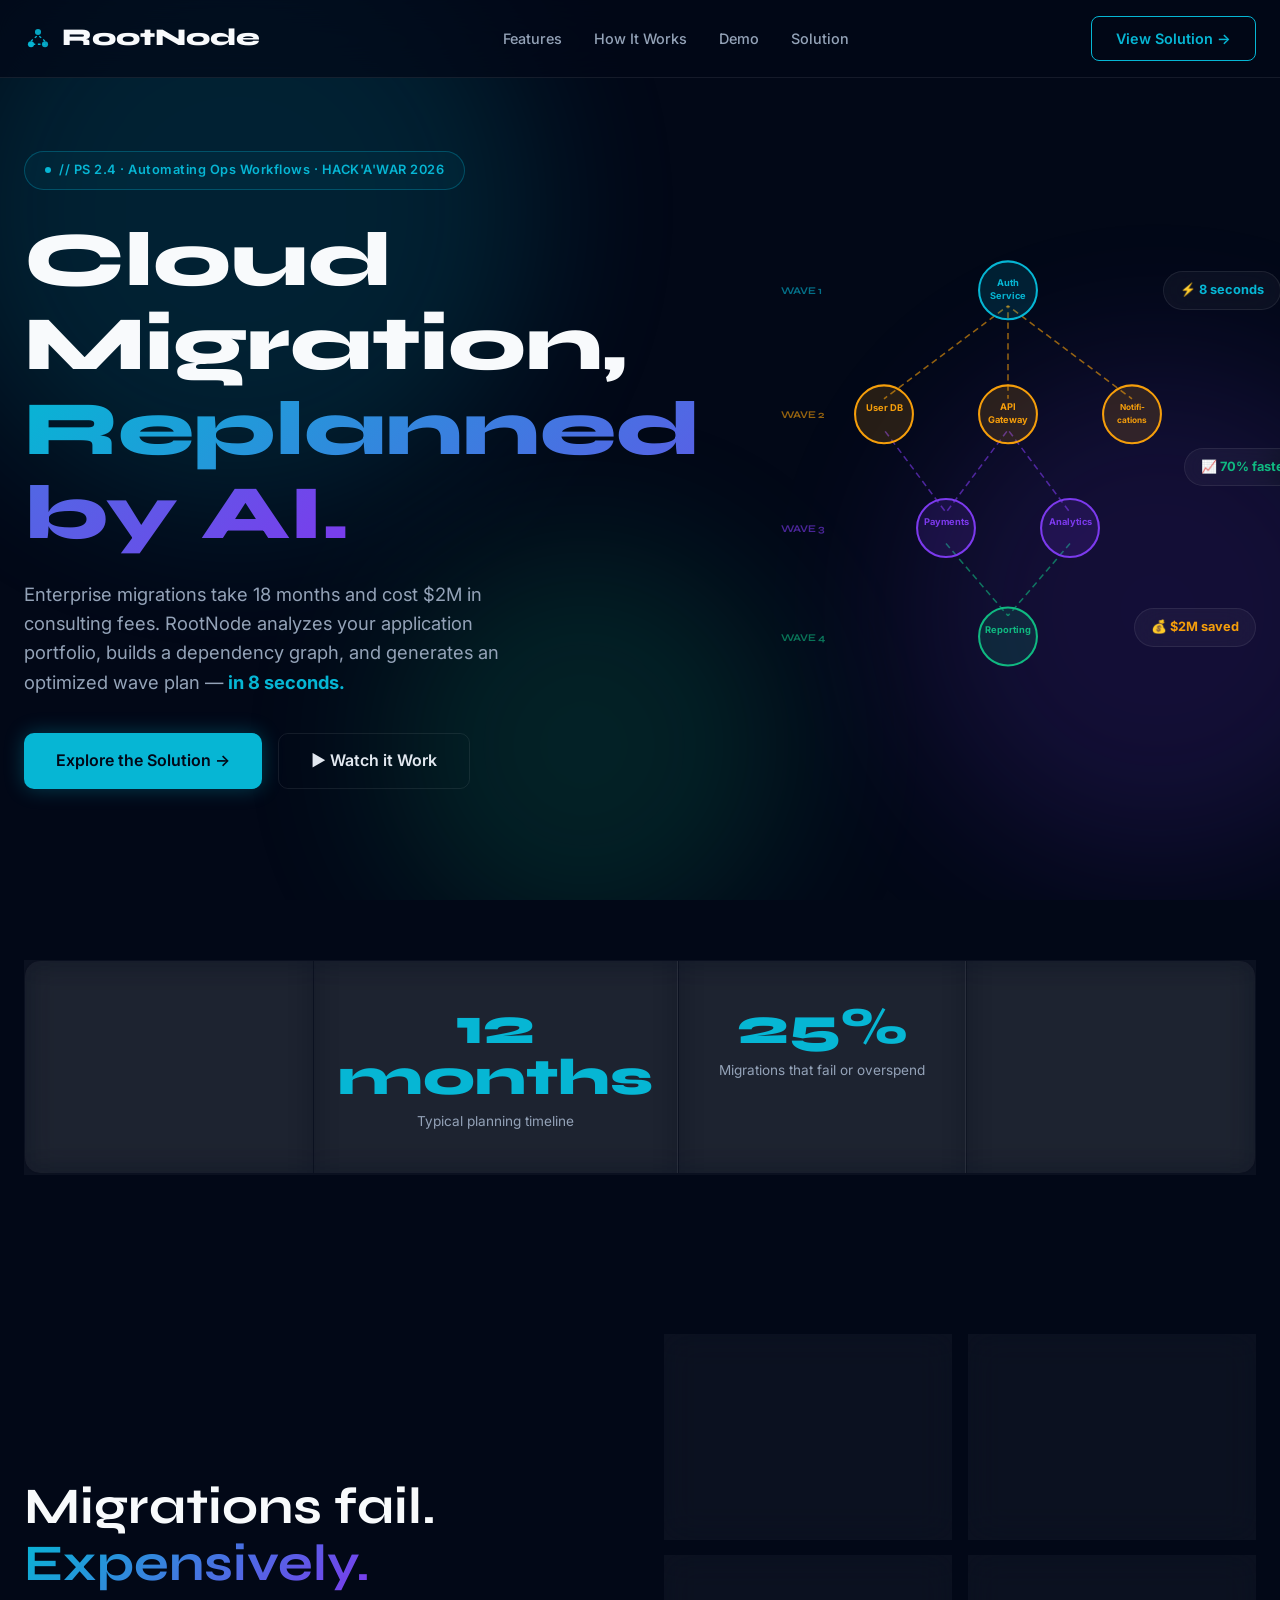
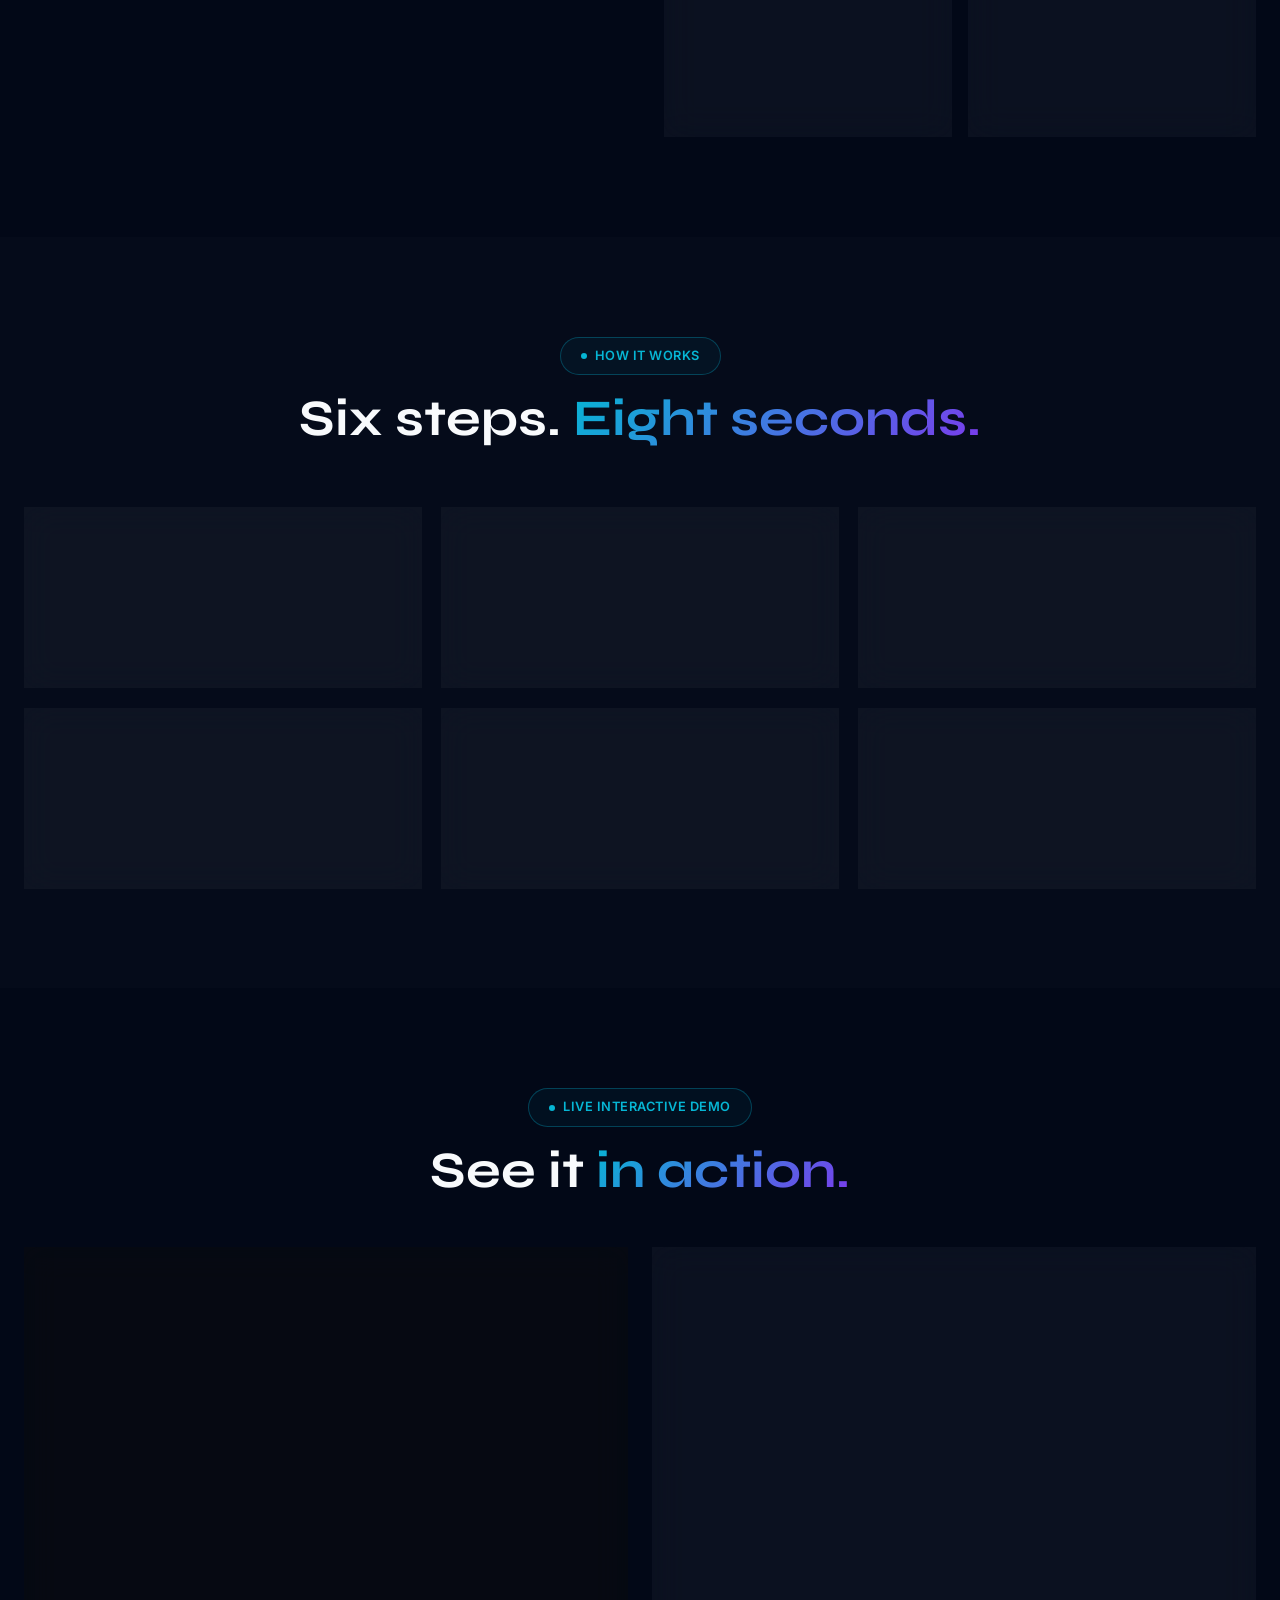
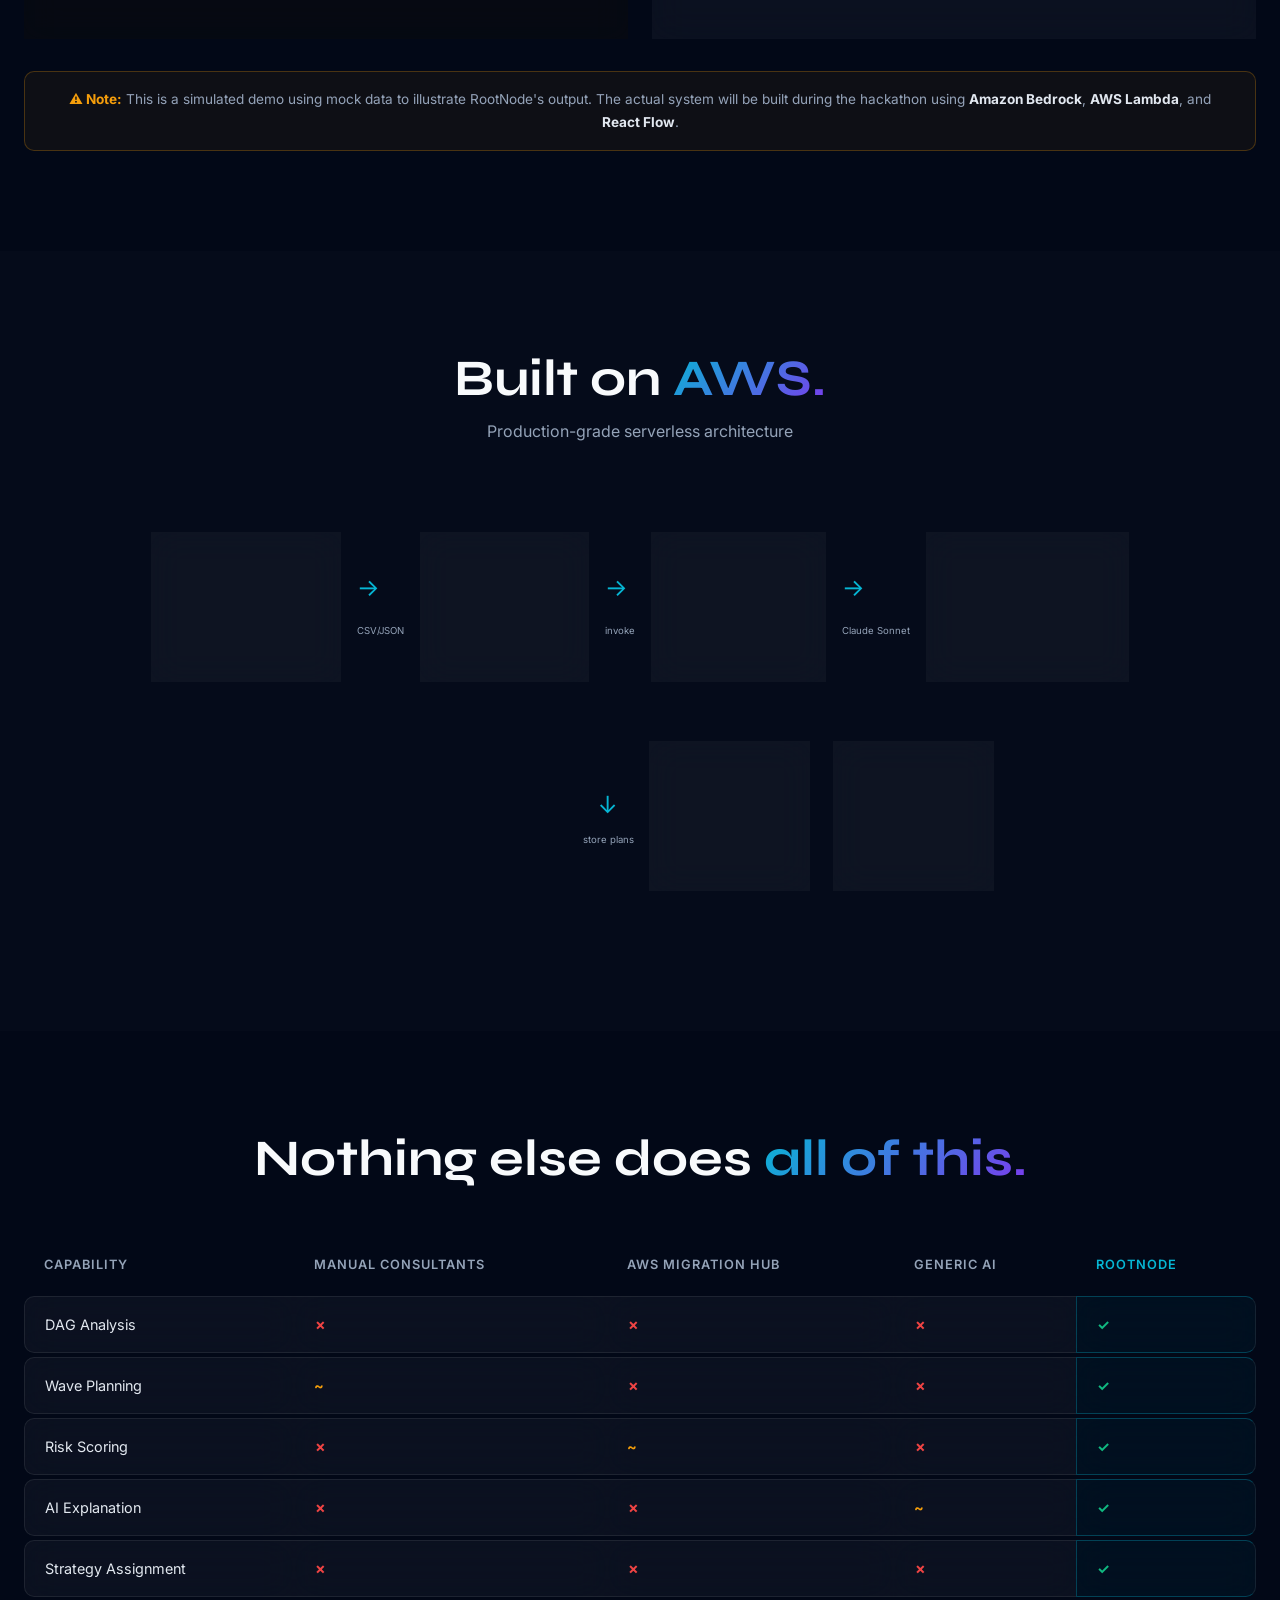
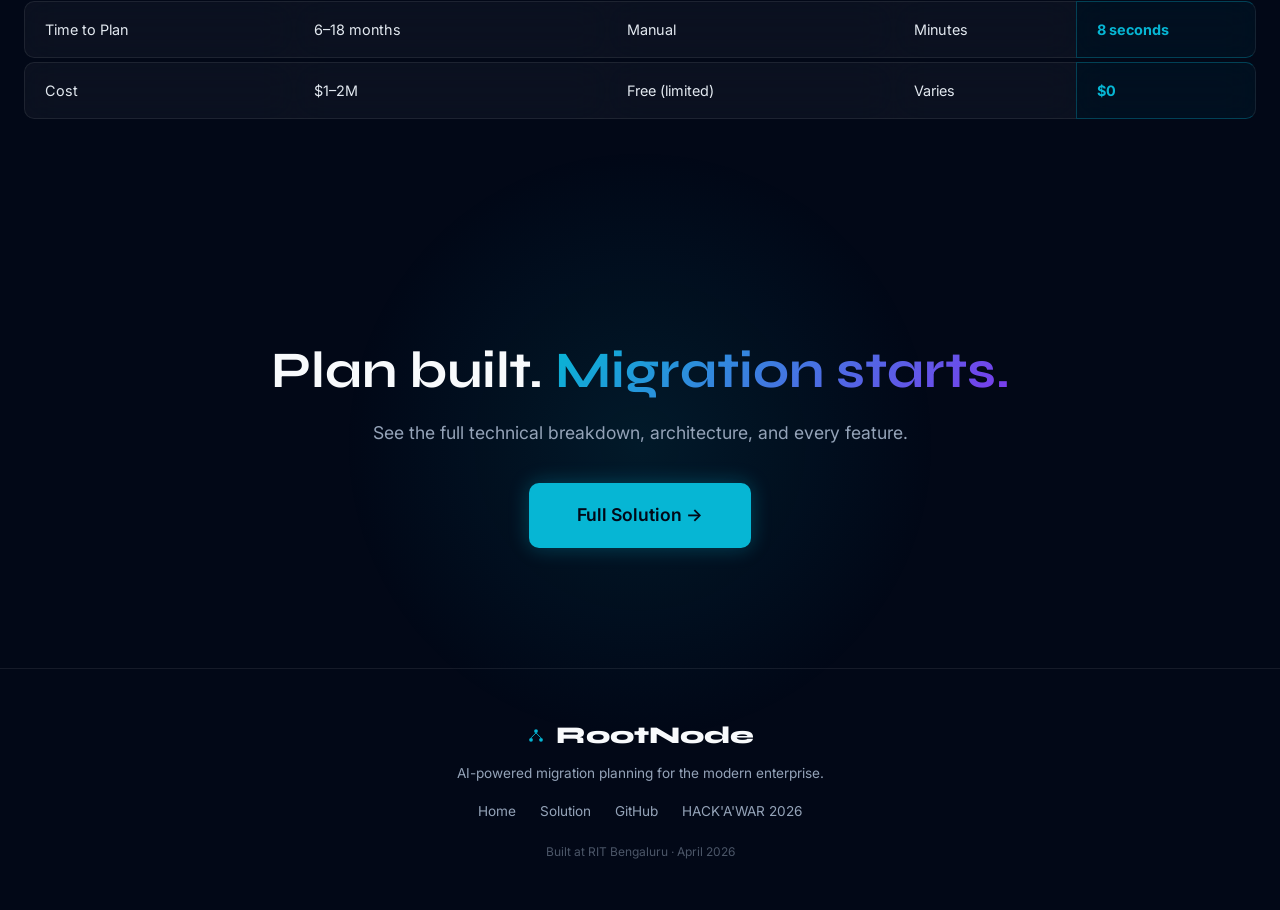
<file: index.html>
<!DOCTYPE html>
<html lang="en">
<head>
<meta charset="UTF-8">
<meta name="viewport" content="width=device-width, initial-scale=1.0">
<title>RootNode — AI-Powered Cloud Migration Wave Planner</title>
<meta name="description" content="Enterprise migrations take 18 months and cost $2M. RootNode analyzes your portfolio, builds a dependency graph, and generates an optimized wave plan in 8 seconds.">
<link rel="stylesheet" href="styles.css">
<link rel="icon" type="image/svg+xml" href="data:image/svg+xml,<svg xmlns='http://www.w3.org/2000/svg' viewBox='0 0 32 32'><circle cx='16' cy='16' r='14' fill='%23020817' stroke='%2306b6d4' stroke-width='2'/><circle cx='16' cy='10' r='3' fill='%2306b6d4'/><circle cx='10' cy='20' r='3' fill='%2306b6d4'/><circle cx='22' cy='20' r='3' fill='%2306b6d4'/><line x1='16' y1='13' x2='10' y2='17' stroke='%2306b6d4' stroke-width='1.5'/><line x1='16' y1='13' x2='22' y2='17' stroke='%2306b6d4' stroke-width='1.5'/><line x1='10' y1='20' x2='22' y2='20' stroke='%2306b6d4' stroke-width='1.5'/></svg>">
</head>
<body>

<!-- Animated Background Mesh -->
<div class="bg-mesh">
  <div class="orb"></div>
  <div class="orb"></div>
  <div class="orb"></div>
</div>

<!-- Navigation -->
<nav class="nav" id="navbar">
  <div class="nav-inner">
    <a href="index.html" class="nav-logo">
      <svg width="28" height="28" viewBox="0 0 32 32" fill="none">
        <circle cx="16" cy="8" r="3.5" fill="#06b6d4" style="animation:node-glow 3s ease infinite"><animate attributeName="opacity" values="0.7;1;0.7" dur="3s" repeatCount="indefinite"/></circle>
        <circle cx="8" cy="22" r="3.5" fill="#06b6d4" style="animation:node-glow 3s ease infinite 0.5s"><animate attributeName="opacity" values="0.7;1;0.7" dur="3s" begin="0.5s" repeatCount="indefinite"/></circle>
        <circle cx="24" cy="22" r="3.5" fill="#06b6d4" style="animation:node-glow 3s ease infinite 1s"><animate attributeName="opacity" values="0.7;1;0.7" dur="3s" begin="1s" repeatCount="indefinite"/></circle>
        <line x1="16" y1="11.5" x2="8" y2="18.5" stroke="#06b6d4" stroke-width="1.5" stroke-dasharray="3 3"><animate attributeName="stroke-dashoffset" values="0;-6" dur="1.5s" repeatCount="indefinite"/></line>
        <line x1="16" y1="11.5" x2="24" y2="18.5" stroke="#06b6d4" stroke-width="1.5" stroke-dasharray="3 3"><animate attributeName="stroke-dashoffset" values="0;-6" dur="1.5s" repeatCount="indefinite"/></line>
        <line x1="8" y1="22" x2="24" y2="22" stroke="#06b6d4" stroke-width="1.5" stroke-dasharray="3 3"><animate attributeName="stroke-dashoffset" values="0;-6" dur="1.5s" repeatCount="indefinite"/></line>
      </svg>
      RootNode
    </a>
    <ul class="nav-links" id="nav-links">
      <li><a href="#features" onclick="document.getElementById('nav-links').classList.remove('show')">Features</a></li>
      <li><a href="#how-it-works" onclick="document.getElementById('nav-links').classList.remove('show')">How It Works</a></li>
      <li><a href="#demo" onclick="document.getElementById('nav-links').classList.remove('show')">Demo</a></li>
      <li><a href="solution.html">Solution</a></li>
    </ul>
    <a href="solution.html" class="nav-cta">View Solution →</a>
    <button class="hamburger" onclick="document.getElementById('nav-links').classList.toggle('show')" aria-label="Menu">☰</button>
  </div>
</nav>

<!-- Hero Section -->
<section class="section" style="padding-top:140px;min-height:100vh;display:flex;align-items:center">
  <div class="container">
    <div class="grid-2" style="gap:60px">
      <div>
        <div class="badge fade-in">// PS 2.4 · Automating Ops Workflows · HACK'A'WAR 2026</div>
        <h1 class="fade-in stagger-1" style="margin:28px 0 24px">Cloud Migration,<br><span class="text-gradient">Replanned by AI.</span></h1>
        <p class="fade-in stagger-2" style="font-size:1.15rem;color:var(--text-dim);max-width:520px;margin-bottom:36px">Enterprise migrations take 18 months and cost $2M in consulting fees. RootNode analyzes your application portfolio, builds a dependency graph, and generates an optimized wave plan — <strong style="color:var(--cyan)">in 8 seconds.</strong></p>
        <div class="fade-in stagger-3" style="display:flex;gap:16px;flex-wrap:wrap">
          <a href="solution.html" class="btn btn-primary">Explore the Solution →</a>
          <a href="#demo" class="btn btn-ghost">▶ Watch it Work</a>
        </div>
      </div>
      <div class="hero-dag fade-in stagger-2" style="position:relative">
        <svg viewBox="0 0 480 420" fill="none" xmlns="http://www.w3.org/2000/svg" style="width:100%;height:auto">
          <!-- Edges with animated dashes -->
          <g stroke-width="1.5" stroke-dasharray="6 4" style="animation:dash-travel 1.5s linear infinite">
            <line x1="240" y1="55" x2="120" y2="145" stroke="#f59e0b" opacity="0.6"><animate attributeName="stroke-dashoffset" values="0;-20" dur="1.5s" repeatCount="indefinite"/></line>
            <line x1="240" y1="55" x2="240" y2="145" stroke="#f59e0b" opacity="0.6"><animate attributeName="stroke-dashoffset" values="0;-20" dur="1.5s" repeatCount="indefinite"/></line>
            <line x1="240" y1="55" x2="360" y2="145" stroke="#f59e0b" opacity="0.6"><animate attributeName="stroke-dashoffset" values="0;-20" dur="1.5s" repeatCount="indefinite"/></line>
            <line x1="120" y1="175" x2="180" y2="255" stroke="#7c3aed" opacity="0.6"><animate attributeName="stroke-dashoffset" values="0;-20" dur="1.8s" repeatCount="indefinite"/></line>
            <line x1="240" y1="175" x2="180" y2="255" stroke="#7c3aed" opacity="0.6"><animate attributeName="stroke-dashoffset" values="0;-20" dur="1.8s" repeatCount="indefinite"/></line>
            <line x1="240" y1="175" x2="300" y2="255" stroke="#7c3aed" opacity="0.6"><animate attributeName="stroke-dashoffset" values="0;-20" dur="1.8s" repeatCount="indefinite"/></line>
            <line x1="300" y1="285" x2="240" y2="355" stroke="#10b981" opacity="0.6"><animate attributeName="stroke-dashoffset" values="0;-20" dur="2s" repeatCount="indefinite"/></line>
            <line x1="180" y1="285" x2="240" y2="355" stroke="#10b981" opacity="0.6"><animate attributeName="stroke-dashoffset" values="0;-20" dur="2s" repeatCount="indefinite"/></line>
          </g>
          <!-- Wave 1 - Cyan -->
          <g style="animation:node-glow 3s ease infinite" color="#06b6d4">
            <circle cx="240" cy="40" r="28" fill="rgba(6,182,212,0.15)" stroke="#06b6d4" stroke-width="2"/>
            <text x="240" y="36" text-anchor="middle" fill="#06b6d4" font-size="9" font-weight="700" font-family="Inter">Auth</text>
            <text x="240" y="48" text-anchor="middle" fill="#06b6d4" font-size="9" font-weight="700" font-family="Inter">Service</text>
          </g>
          <!-- Wave 2 - Amber -->
          <g style="animation:node-glow 3s ease infinite 0.3s" color="#f59e0b">
            <circle cx="120" cy="160" r="28" fill="rgba(245,158,11,0.15)" stroke="#f59e0b" stroke-width="2"/>
            <text x="120" y="157" text-anchor="middle" fill="#f59e0b" font-size="9" font-weight="700" font-family="Inter">User DB</text>
            <text x="120" y="169" text-anchor="middle" fill="#f59e0b" font-size="8" font-family="Inter"></text>
          </g>
          <g style="animation:node-glow 3s ease infinite 0.5s" color="#f59e0b">
            <circle cx="240" cy="160" r="28" fill="rgba(245,158,11,0.15)" stroke="#f59e0b" stroke-width="2"/>
            <text x="240" y="156" text-anchor="middle" fill="#f59e0b" font-size="9" font-weight="700" font-family="Inter">API</text>
            <text x="240" y="168" text-anchor="middle" fill="#f59e0b" font-size="9" font-weight="700" font-family="Inter">Gateway</text>
          </g>
          <g style="animation:node-glow 3s ease infinite 0.7s" color="#f59e0b">
            <circle cx="360" cy="160" r="28" fill="rgba(245,158,11,0.15)" stroke="#f59e0b" stroke-width="2"/>
            <text x="360" y="156" text-anchor="middle" fill="#f59e0b" font-size="8" font-weight="700" font-family="Inter">Notifi-</text>
            <text x="360" y="168" text-anchor="middle" fill="#f59e0b" font-size="8" font-weight="700" font-family="Inter">cations</text>
          </g>
          <!-- Wave 3 - Violet -->
          <g style="animation:node-glow 3s ease infinite 0.9s" color="#7c3aed">
            <circle cx="180" cy="270" r="28" fill="rgba(124,58,237,0.15)" stroke="#7c3aed" stroke-width="2"/>
            <text x="180" y="267" text-anchor="middle" fill="#7c3aed" font-size="9" font-weight="700" font-family="Inter">Payments</text>
            <text x="180" y="279" text-anchor="middle" fill="#7c3aed" font-size="8" font-family="Inter"></text>
          </g>
          <g style="animation:node-glow 3s ease infinite 1.1s" color="#7c3aed">
            <circle cx="300" cy="270" r="28" fill="rgba(124,58,237,0.15)" stroke="#7c3aed" stroke-width="2"/>
            <text x="300" y="267" text-anchor="middle" fill="#7c3aed" font-size="9" font-weight="700" font-family="Inter">Analytics</text>
            <text x="300" y="279" text-anchor="middle" fill="#7c3aed" font-size="8" font-family="Inter"></text>
          </g>
          <!-- Wave 4 - Green -->
          <g style="animation:node-glow 3s ease infinite 1.3s" color="#10b981">
            <circle cx="240" cy="375" r="28" fill="rgba(16,185,129,0.15)" stroke="#10b981" stroke-width="2"/>
            <text x="240" y="372" text-anchor="middle" fill="#10b981" font-size="9" font-weight="700" font-family="Inter">Reporting</text>
            <text x="240" y="384" text-anchor="middle" fill="#10b981" font-size="8" font-family="Inter"></text>
          </g>
          <!-- Wave labels -->
          <text x="20" y="44" fill="#06b6d4" font-size="10" font-weight="700" font-family="Syne" opacity="0.6">WAVE 1</text>
          <text x="20" y="164" fill="#f59e0b" font-size="10" font-weight="700" font-family="Syne" opacity="0.6">WAVE 2</text>
          <text x="20" y="274" fill="#7c3aed" font-size="10" font-weight="700" font-family="Syne" opacity="0.6">WAVE 3</text>
          <text x="20" y="379" fill="#10b981" font-size="10" font-weight="700" font-family="Syne" opacity="0.6">WAVE 4</text>
        </svg>
        <!-- Floating stat pills -->
        <div class="float-pill glass" style="top:5%;right:-5%;color:var(--cyan);animation-delay:0s">⚡ 8 seconds</div>
        <div class="float-pill glass" style="top:45%;right:-10%;color:var(--green);animation-delay:1s">📈 70% faster</div>
        <div class="float-pill glass" style="bottom:10%;right:0%;color:var(--amber);animation-delay:2s">💰 $2M saved</div>
      </div>
    </div>
  </div>
</section>

<!-- Stats Bar -->
<section class="section-sm" id="features">
  <div class="container">
    <div class="stats-bar glass fade-in">
      <div class="stat-item"><div class="stat-number" data-target="2" data-prefix="$" data-suffix="M+">$0</div><div class="stat-label">Average migration consulting cost</div></div>
      <div class="stat-item"><div class="stat-number" data-target="18" data-suffix=" months">0</div><div class="stat-label">Typical planning timeline</div></div>
      <div class="stat-item"><div class="stat-number" data-target="38" data-suffix="%">0</div><div class="stat-label">Migrations that fail or overspend</div></div>
      <div class="stat-item"><div class="stat-number" data-target="8" data-suffix=" sec">0</div><div class="stat-label">RootNode plan generation time</div></div>
    </div>
  </div>
</section>

<!-- Problem Section -->
<section class="section">
  <div class="container">
    <div class="grid-2">
      <div class="fade-in">
        <h2>Migrations fail.<br><span class="text-gradient">Expensively.</span></h2>
      </div>
      <div class="grid-2" style="gap:16px">
        <div class="glass problem-card fade-in stagger-1">
          <div class="icon">🕸️</div>
          <h4>Dependency chaos</h4>
          <p>Manual tracking of 500+ app dependencies across teams and spreadsheets.</p>
        </div>
        <div class="glass problem-card fade-in stagger-2">
          <div class="icon">🎯</div>
          <h4>No optimization</h4>
          <p>Human planners miss risk balancing and optimal wave groupings.</p>
        </div>
        <div class="glass problem-card fade-in stagger-3">
          <div class="icon">⏱️</div>
          <h4>Weeks of work</h4>
          <p>Consultants charge $2M for spreadsheets and Gantt charts.</p>
        </div>
        <div class="glass problem-card fade-in stagger-4">
          <div class="icon">🔍</div>
          <h4>Zero explainability</h4>
          <p>No tool tells you WHY it made decisions or ranked risks.</p>
        </div>
      </div>
    </div>
  </div>
</section>

<!-- How It Works -->
<section class="section" id="how-it-works" style="background:rgba(255,255,255,0.01)">
  <div class="container">
    <div class="fade-in" style="text-align:center;margin-bottom:60px">
      <div class="badge" style="margin-bottom:16px">HOW IT WORKS</div>
      <h2>Six steps. <span class="text-gradient">Eight seconds.</span></h2>
    </div>
    <div class="pipeline">
      <div class="glass step-card fade-in"><div class="step-num">01</div><div class="step-icon">📤</div><h4>Upload Portfolio</h4><p>CSV or paste structured application data with dependencies.</p></div>
      <div class="glass step-card fade-in stagger-1"><div class="step-num">02</div><div class="step-icon">🔗</div><h4>Build Dependency DAG</h4><p>networkx directed acyclic graph maps all relationships.</p></div>
      <div class="glass step-card fade-in stagger-2"><div class="step-num">03</div><div class="step-icon">📊</div><h4>Generate Waves</h4><p>Topological sort respects all dependency constraints.</p></div>
      <div class="glass step-card fade-in stagger-3"><div class="step-num">04</div><div class="step-icon">⚠️</div><h4>Score Risk</h4><p>4 factors: criticality, data size, dep count, complexity.</p></div>
      <div class="glass step-card fade-in stagger-4"><div class="step-num">05</div><div class="step-icon">🔄</div><h4>Assign Strategy</h4><p>Rehost / Replatform / Refactor assigned automatically.</p></div>
      <div class="glass step-card fade-in"><div class="step-num">06</div><div class="step-icon">🤖</div><h4>AI Explanation</h4><p>Amazon Bedrock explains every decision in plain English.</p></div>
    </div>
  </div>
</section>

<!-- Live Demo -->
<section class="section" id="demo">
  <div class="container">
    <div class="fade-in" style="text-align:center;margin-bottom:48px">
      <div class="badge" style="margin-bottom:16px">LIVE INTERACTIVE DEMO</div>
      <h2>See it <span class="text-gradient">in action.</span></h2>
    </div>
    <div class="demo-container fade-in">
      <!-- Input Panel -->
      <div class="glass demo-panel">
        <div class="demo-header"><div class="dots"><span class="dot" style="background:var(--red)"></span><span class="dot" style="background:var(--amber)"></span><span class="dot" style="background:var(--green)"></span></div>INPUT — Application Portfolio</div>
        <div class="demo-body">
          <textarea class="code-editor" id="portfolio-input" rows="9" spellcheck="false">Auth Service    | Deps: None           | Priority: High | Complexity: Low
User DB         | Deps: Auth Service   | Priority: High | Complexity: Medium
API Gateway     | Deps: Auth Service   | Priority: High | Complexity: Medium
Payments        | Deps: User DB, API   | Priority: High | Complexity: High
Analytics       | Deps: API Gateway    | Priority: Med  | Complexity: Medium
Notifications   | Deps: Auth Service   | Priority: Med  | Complexity: Low
Reporting       | Deps: Analytics, Pay | Priority: Low  | Complexity: Low</textarea>
          <button class="analyze-btn" id="analyze-btn" onclick="runAnalysis()">⚡ Analyze Portfolio</button>
        </div>
      </div>
      <!-- Output Panel -->
      <div class="glass demo-panel">
        <div class="demo-header"><div class="dots"><span class="dot" style="background:var(--red)"></span><span class="dot" style="background:var(--amber)"></span><span class="dot" style="background:var(--green)"></span></div>OUTPUT — Migration Wave Plan</div>
        <div class="demo-body" id="output-panel">
          <div style="text-align:center;padding:60px 20px;color:var(--text-dim)">
            <div style="font-size:3rem;margin-bottom:16px;opacity:0.3">⚡</div>
            <p>Click <strong>Analyze Portfolio</strong> to generate a migration wave plan.</p>
          </div>
        </div>
      </div>
    </div>
    <!-- Visualization Tabs -->
    <div class="tabs" id="viz-tabs" style="display:none">
      <button class="tab-btn active" onclick="switchTab(0)">📊 Dependency Graph</button>
      <button class="tab-btn" onclick="switchTab(1)">📅 Wave Timeline</button>
      <button class="tab-btn" onclick="switchTab(2)">🔥 Risk Heatmap</button>
    </div>
    <div id="viz-content" style="display:none"></div>
    <div class="demo-disclaimer fade-in" style="margin-top:32px;text-align:center;padding:16px 24px;border-radius:10px;border:1px solid rgba(245,158,11,0.25);background:rgba(245,158,11,0.05)">
      <p style="font-size:0.85rem;color:var(--text-dim);line-height:1.7">
        <span style="color:var(--amber);font-weight:700">⚠️ Note:</span> This is a simulated demo using mock data to illustrate RootNode's output. The actual system will be built during the hackathon using <strong style="color:var(--text)">Amazon Bedrock</strong>, <strong style="color:var(--text)">AWS Lambda</strong>, and <strong style="color:var(--text)">React Flow</strong>.
      </p>
    </div>
  </div>
</section>

<!-- AWS Architecture -->
<section class="section" style="background:rgba(255,255,255,0.01)">
  <div class="container">
    <div class="fade-in" style="text-align:center;margin-bottom:48px">
      <h2>Built on <span class="text-gradient">AWS.</span></h2>
      <p class="text-dim" style="margin-top:12px">Production-grade serverless architecture</p>
    </div>
    <div class="fade-in" style="overflow-x:auto">
      <div class="arch-diagram">
        <div class="glass arch-box"><div class="arch-icon">⚛️</div><h4>React Frontend</h4><p>Interactive UI</p></div>
        <div class="arch-arrow">→<br><span style="font-size:0.6rem;color:var(--text-dim)">CSV/JSON</span></div>
        <div class="glass arch-box"><div class="arch-icon">🌐</div><h4>API Gateway</h4><p>REST endpoint</p></div>
        <div class="arch-arrow">→<br><span style="font-size:0.6rem;color:var(--text-dim)">invoke</span></div>
        <div class="glass arch-box" style="border-color:var(--cyan)"><div class="arch-icon">λ</div><h4>AWS Lambda</h4><p>Core pipeline</p></div>
        <div class="arch-arrow">→<br><span style="font-size:0.6rem;color:var(--text-dim)">Claude Sonnet</span></div>
        <div class="glass arch-box" style="border-color:var(--violet)"><div class="arch-icon">🧠</div><h4>Amazon Bedrock</h4><p>AI explanations</p></div>
      </div>
      <div class="arch-diagram" style="margin-top:-20px">
        <div style="width:280px"></div>
        <div style="display:flex;flex-direction:column;align-items:center;gap:8px">
          <div class="arch-arrow" style="transform:rotate(90deg)">→</div>
          <span style="font-size:0.6rem;color:var(--text-dim)">store plans</span>
        </div>
        <div style="display:flex;gap:24px">
          <div class="glass arch-box"><div class="arch-icon">📦</div><h4>Amazon S3</h4><p>Plan storage</p></div>
          <div class="glass arch-box"><div class="arch-icon">🗄️</div><h4>DynamoDB</h4><p>History</p></div>
        </div>
      </div>
    </div>
  </div>
</section>

<!-- Comparison Table -->
<section class="section">
  <div class="container">
    <div class="fade-in" style="text-align:center;margin-bottom:48px">
      <h2>Nothing else does <span class="text-gradient">all of this.</span></h2>
    </div>
    <div class="fade-in" style="overflow-x:auto">
      <table class="comparison-table">
        <thead><tr>
          <th>Capability</th><th>Manual Consultants</th><th>AWS Migration Hub</th><th>Generic AI</th><th style="color:var(--cyan)">RootNode</th>
        </tr></thead>
        <tbody>
          <tr><td>DAG Analysis</td><td class="cross">✗</td><td class="cross">✗</td><td class="cross">✗</td><td class="highlight check">✓</td></tr>
          <tr><td>Wave Planning</td><td class="check" style="color:var(--amber)">~</td><td class="cross">✗</td><td class="cross">✗</td><td class="highlight check">✓</td></tr>
          <tr><td>Risk Scoring</td><td class="cross">✗</td><td class="check" style="color:var(--amber)">~</td><td class="cross">✗</td><td class="highlight check">✓</td></tr>
          <tr><td>AI Explanation</td><td class="cross">✗</td><td class="cross">✗</td><td class="check" style="color:var(--amber)">~</td><td class="highlight check">✓</td></tr>
          <tr><td>Strategy Assignment</td><td class="cross">✗</td><td class="cross">✗</td><td class="cross">✗</td><td class="highlight check">✓</td></tr>
          <tr><td>Time to Plan</td><td>6–18 months</td><td>Manual</td><td>Minutes</td><td class="highlight" style="color:var(--cyan);font-weight:700">8 seconds</td></tr>
          <tr><td>Cost</td><td>$1–2M</td><td>Free (limited)</td><td>Varies</td><td class="highlight" style="color:var(--cyan);font-weight:700">$0</td></tr>
        </tbody>
      </table>
    </div>
  </div>
</section>

<!-- CTA -->
<section class="cta-section">
  <div class="cta-glow"></div>
  <div class="container" style="position:relative;z-index:1">
    <h2 class="fade-in">Plan built. <span class="text-gradient">Migration starts.</span></h2>
    <p class="text-dim fade-in stagger-1" style="margin:20px 0 36px;font-size:1.1rem">See the full technical breakdown, architecture, and every feature.</p>
    <a href="solution.html" class="btn btn-primary fade-in stagger-2" style="font-size:1.1rem;padding:18px 48px">Full Solution →</a>
  </div>
</section>

<!-- Footer -->
<footer class="footer">
  <div class="container">
    <a href="index.html" class="nav-logo" style="justify-content:center;margin-bottom:8px">
      <svg width="20" height="20" viewBox="0 0 32 32"><circle cx="16" cy="8" r="3" fill="#06b6d4"/><circle cx="8" cy="22" r="3" fill="#06b6d4"/><circle cx="24" cy="22" r="3" fill="#06b6d4"/><line x1="16" y1="11" x2="8" y2="19" stroke="#06b6d4" stroke-width="1.5"/><line x1="16" y1="11" x2="24" y2="19" stroke="#06b6d4" stroke-width="1.5"/></svg>
      RootNode
    </a>
    <p style="margin-bottom:16px">AI-powered migration planning for the modern enterprise.</p>
    <div class="footer-links">
      <a href="index.html">Home</a>
      <a href="solution.html">Solution</a>
      <a href="https://github.com/VenkateshReddy007/Rootnode-Demo">GitHub</a>
      <a href="https://hackathon.ecellramaiah.in/">HACK'A'WAR 2026</a>
    </div>
    <p style="margin-top:20px;font-size:0.75rem;opacity:0.5">Built at RIT Bengaluru · April 2026</p>
  </div>
</footer>

<script>
// Scroll fade-in observer
const observer = new IntersectionObserver((entries) => {
  entries.forEach(e => { if(e.isIntersecting) { e.target.classList.add('visible'); observer.unobserve(e.target); } });
}, { threshold: 0.1 });
document.querySelectorAll('.fade-in').forEach(el => observer.observe(el));

// Counter animation
function animateCounters() {
  document.querySelectorAll('.stat-number').forEach(el => {
    const target = parseFloat(el.dataset.target);
    const prefix = el.dataset.prefix || '';
    const suffix = el.dataset.suffix || '';
    let current = 0;
    const increment = target / 60;
    const timer = setInterval(() => {
      current += increment;
      if (current >= target) { current = target; clearInterval(timer); }
      el.textContent = prefix + (Number.isInteger(target) ? Math.floor(current) : current.toFixed(1)) + suffix;
    }, 25);
  });
}

const statsObserver = new IntersectionObserver((entries) => {
  entries.forEach(e => { if(e.isIntersecting) { animateCounters(); statsObserver.unobserve(e.target); } });
}, { threshold: 0.3 });
document.querySelector('.stats-bar')&&statsObserver.observe(document.querySelector('.stats-bar'));

// Demo data
const apps = [
  { name:'Auth Service', deps:[], priority:'High', complexity:'Low', wave:1, risk:'LOW', strategy:'Rehost', days:2 },
  { name:'User DB', deps:['Auth Service'], priority:'High', complexity:'Medium', wave:2, risk:'MED', strategy:'Replatform', days:3 },
  { name:'API Gateway', deps:['Auth Service'], priority:'High', complexity:'Medium', wave:2, risk:'MED', strategy:'Replatform', days:3 },
  { name:'Notifications', deps:['Auth Service'], priority:'Med', complexity:'Low', wave:2, risk:'LOW', strategy:'Rehost', days:2 },
  { name:'Payments', deps:['User DB','API Gateway'], priority:'High', complexity:'High', wave:3, risk:'HIGH', strategy:'Refactor', days:5 },
  { name:'Analytics', deps:['API Gateway'], priority:'Med', complexity:'Medium', wave:3, risk:'MED', strategy:'Replatform', days:4 },
  { name:'Reporting', deps:['Analytics','Payments'], priority:'Low', complexity:'Low', wave:4, risk:'LOW', strategy:'Rehost', days:2 },
];

const waveColors = { 1:'#06b6d4', 2:'#f59e0b', 3:'#7c3aed', 4:'#10b981' };
const waveNames = { 1:'Wave 1', 2:'Wave 2', 3:'Wave 3', 4:'Wave 4' };

function runAnalysis() {
  const btn = document.getElementById('analyze-btn');
  const output = document.getElementById('output-panel');
  btn.disabled = true;
  btn.textContent = '⏳ Analyzing...';

  const messages = ['Building dependency DAG...', 'Scoring risk factors...', 'Generating wave plan...', 'AI generating explanations...'];
  let msgIdx = 0;
  output.innerHTML = '<div style="text-align:center;padding:40px"><div class="spinner"></div><p id="loading-msg" style="margin-top:16px;color:var(--cyan);font-weight:600">' + messages[0] + '</p></div>';
  const msgTimer = setInterval(() => { msgIdx++; if(msgIdx<messages.length) document.getElementById('loading-msg').textContent=messages[msgIdx]; }, 500);

  setTimeout(() => {
    clearInterval(msgTimer);
    btn.disabled = false;
    btn.textContent = '⚡ Analyze Portfolio';

    let html = '';
    [1,2,3,4].forEach(w => {
      const wApps = apps.filter(a => a.wave === w);
      html += `<div class="wave-card w${w}" style="animation:fadeSlideIn 0.4s ease ${w*0.15}s both">
        <div style="display:flex;justify-content:space-between;align-items:center;margin-bottom:8px">
          <span style="font-weight:700;color:${waveColors[w]}">${waveNames[w]}</span>
        </div>`;
      wApps.forEach(a => {
        const rc = a.risk==='HIGH'?'risk-high':a.risk==='MED'?'risk-med':'risk-low';
        html += `<div style="display:flex;align-items:center;gap:8px;padding:4px 0;font-size:0.85rem">
          <span style="color:var(--text-bright)">${a.name}</span>
          <span class="risk-badge ${rc}">${a.risk}</span>
          <span class="strategy-badge" style="background:rgba(124,58,237,0.15);color:var(--violet)">${a.strategy}</span>
        </div>`;
      });
      html += '</div>';
    });
    html += `<div class="insight-box">⚠️ <strong>Payments</strong> is HIGH risk — it depends on both Wave 2 apps. A dedicated rollback window is required before Wave 3 begins. Refactor strategy recommended due to high complexity.</div>`;
    output.innerHTML = html;

    // Show viz tabs
    document.getElementById('viz-tabs').style.display = 'flex';
    document.getElementById('viz-content').style.display = 'block';
    switchTab(0);
  }, 2000);
}

function switchTab(idx) {
  document.querySelectorAll('.tab-btn').forEach((b,i) => b.classList.toggle('active', i===idx));
  const container = document.getElementById('viz-content');
  if(idx===0) renderGraph(container);
  else if(idx===1) renderGantt(container);
  else renderHeatmap(container);
}

function renderGraph(el) {
  const positions = {
    'Auth Service':{x:300,y:40},'User DB':{x:150,y:150},'API Gateway':{x:300,y:150},
    'Notifications':{x:450,y:150},'Payments':{x:200,y:260},'Analytics':{x:400,y:260},'Reporting':{x:300,y:370}
  };
  let svg = '<svg viewBox="0 0 600 420" style="width:100%;height:auto;max-height:450px" xmlns="http://www.w3.org/2000/svg">';
  // draw edges
  apps.forEach(a => {
    const to = positions[a.name];
    a.deps.forEach(d => {
      const from = positions[d];
      if(from&&to) svg += `<line x1="${from.x}" y1="${from.y+20}" x2="${to.x}" y2="${to.y-20}" stroke="rgba(255,255,255,0.15)" stroke-width="1.5" stroke-dasharray="5 4"><animate attributeName="stroke-dashoffset" values="0;-18" dur="1.5s" repeatCount="indefinite"/></line>`;
    });
  });
  // draw nodes
  apps.forEach(a => {
    const p = positions[a.name]; const c = waveColors[a.wave];
    svg += `<circle cx="${p.x}" cy="${p.y}" r="24" fill="rgba(${hexToRgb(c)},0.15)" stroke="${c}" stroke-width="2" style="animation:node-glow 3s ease infinite"/>`;
    svg += `<text x="${p.x}" y="${p.y+4}" text-anchor="middle" fill="${c}" font-size="9" font-weight="700" font-family="Inter">${a.name.length>10?a.name.slice(0,10)+'…':a.name}</text>`;
  });
  svg += '</svg>';
  el.innerHTML = `<div class="glass fade-in visible" style="padding:32px;margin-top:20px">${svg}
    <div style="display:flex;gap:24px;justify-content:center;margin-top:20px">
      ${Object.entries(waveColors).map(([w,c])=>`<span style="display:flex;align-items:center;gap:6px;font-size:0.8rem"><span style="width:10px;height:10px;border-radius:50%;background:${c}"></span>Wave ${w}</span>`).join('')}
    </div></div>`;
}

function renderGantt(el) {
  const totalDays = 21;
  let html = '<div class="glass fade-in visible" style="padding:32px;margin-top:20px"><h3 style="margin-bottom:24px;font-size:1.1rem">Wave Timeline — 18 days total</h3>';
  // day markers
  html += '<div style="display:flex;margin-bottom:8px;padding-left:140px"><div style="flex:1;display:flex;justify-content:space-between;font-size:0.65rem;color:var(--text-dim)">';
  for(let d=0;d<=18;d+=3) html += `<span>Day ${d}</span>`;
  html += '</div></div>';
  // compute start days
  const starts = {'Auth Service':0,'User DB':2,'API Gateway':2,'Notifications':2,'Payments':5,'Analytics':5,'Reporting':9};
  apps.forEach(a => {
    const start = starts[a.name]; const width = (a.days/totalDays*100);
    const left = (start/totalDays*100);
    const c = waveColors[a.wave];
    html += `<div class="gantt-row"><div class="gantt-label">${a.name}</div>
      <div class="gantt-track"><div class="gantt-bar" style="left:${left}%;width:${width}%;background:${c};box-shadow:0 0 12px ${c}44" title="${a.name}: ${a.strategy}, ${a.risk} risk, Day ${start}–${start+a.days}">${a.days}d</div></div></div>`;
  });
  html += '</div>';
  el.innerHTML = html;
}

function renderHeatmap(el) {
  const data = [
    {name:'Auth Service',crit:'High',data:'Low',deps:0,comp:'Low',overall:'LOW'},
    {name:'User DB',crit:'High',data:'High',deps:1,comp:'Medium',overall:'MED'},
    {name:'API Gateway',crit:'High',data:'Low',deps:1,comp:'Medium',overall:'MED'},
    {name:'Notifications',crit:'Medium',data:'Low',deps:1,comp:'Low',overall:'LOW'},
    {name:'Payments',crit:'High',data:'High',deps:2,comp:'High',overall:'HIGH'},
    {name:'Analytics',crit:'Medium',data:'Medium',deps:1,comp:'Medium',overall:'MED'},
    {name:'Reporting',crit:'Low',data:'Low',deps:2,comp:'Low',overall:'LOW'},
  ];
  const hc = v => v==='High'||v>=2?'heat-high':v==='Medium'||v===1?'heat-med':'heat-low';
  let html = '<div class="glass fade-in visible" style="padding:32px;margin-top:20px;overflow-x:auto"><table class="heatmap-grid"><thead><tr><th>Application</th><th>Criticality</th><th>Data Size</th><th>Dependencies</th><th>Complexity</th><th>Overall Risk</th></tr></thead><tbody>';
  data.forEach(d => {
    html += `<tr><td style="font-weight:600;color:var(--text-bright)">${d.name}</td>
      <td class="${hc(d.crit)}">${d.crit}</td><td class="${hc(d.data)}">${d.data}</td>
      <td class="${hc(d.deps)}">${d.deps}</td><td class="${hc(d.comp)}">${d.comp}</td>
      <td class="${hc(d.overall==='HIGH'?'High':d.overall==='MED'?'Medium':'Low')}" style="font-weight:700">${d.overall}</td></tr>`;
  });
  html += '</tbody></table></div>';
  el.innerHTML = html;
}

function hexToRgb(hex) {
  const r = parseInt(hex.slice(1,3),16), g = parseInt(hex.slice(3,5),16), b = parseInt(hex.slice(5,7),16);
  return `${r},${g},${b}`;
}

// Add fadeSlideIn animation
const style = document.createElement('style');
style.textContent = '@keyframes fadeSlideIn{from{opacity:0;transform:translateY(15px)}to{opacity:1;transform:translateY(0)}}';
document.head.appendChild(style);
</script>
</body>
</html>
</file>
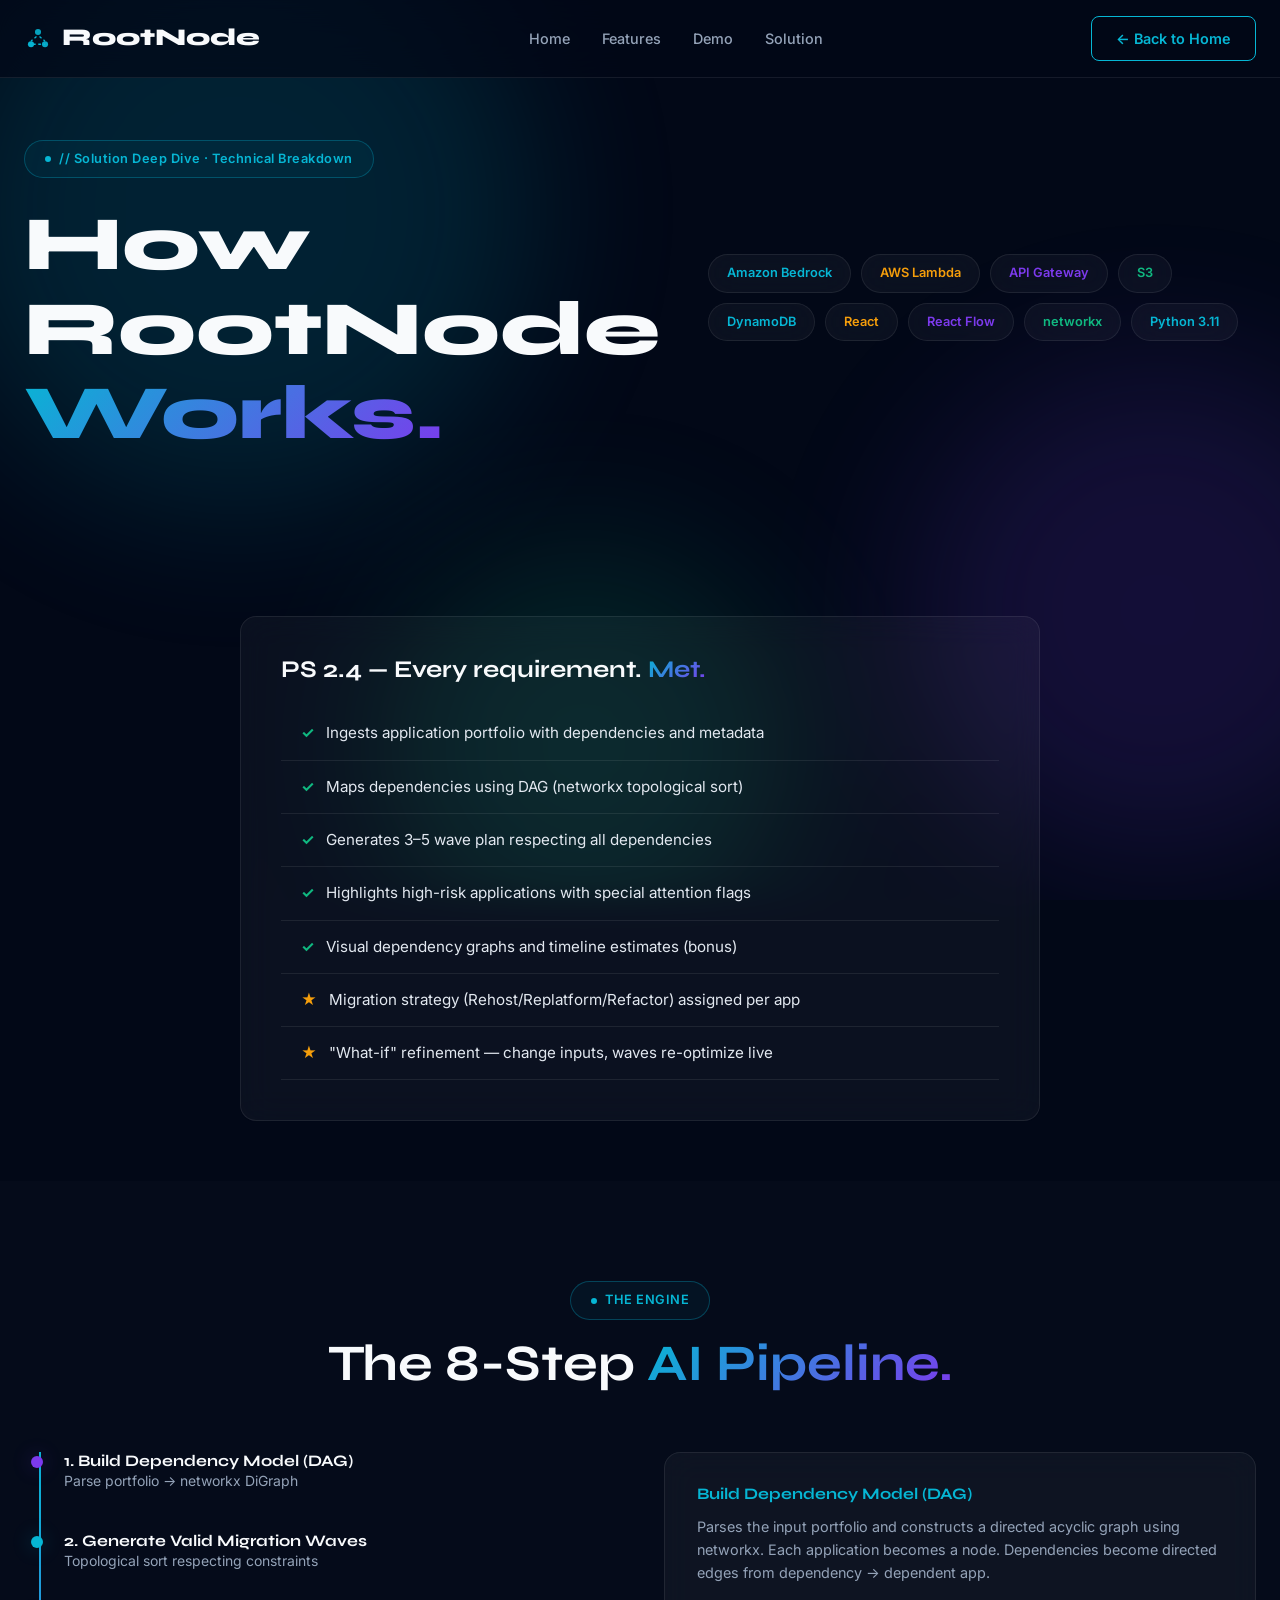
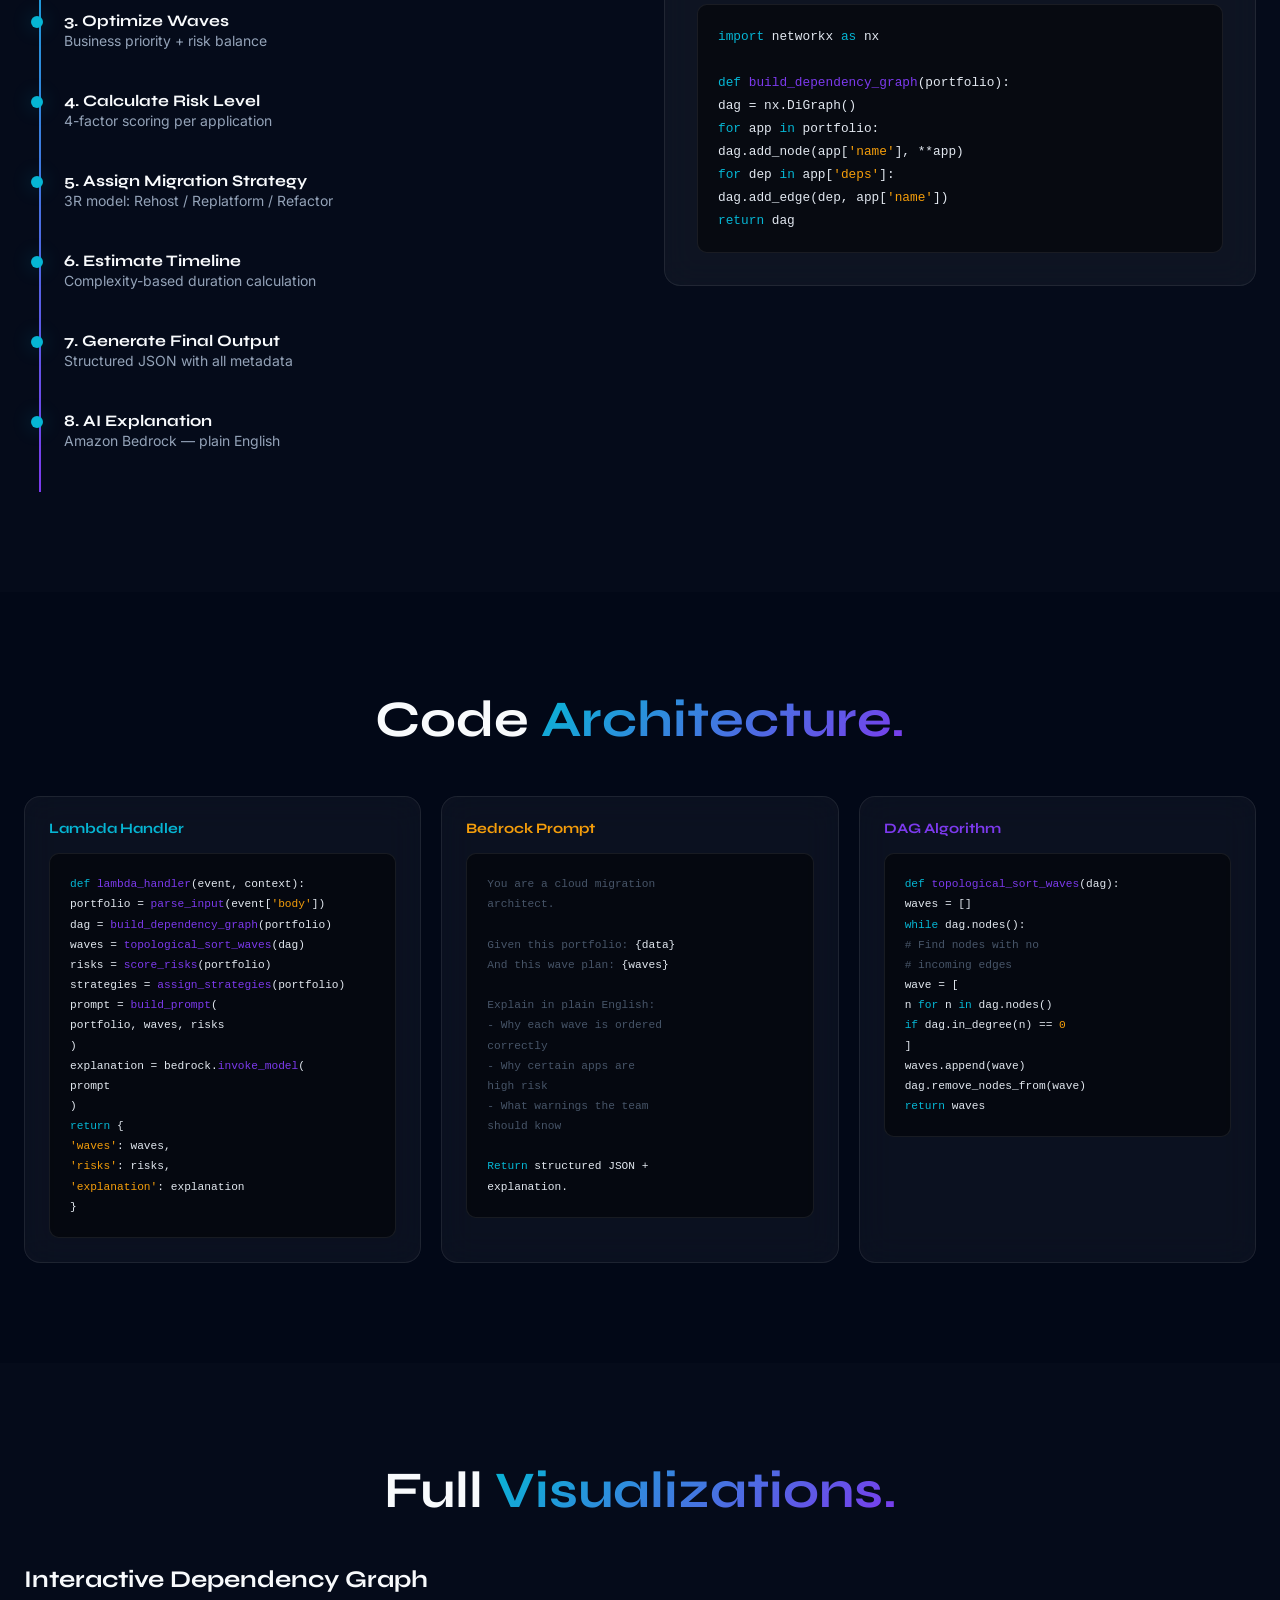
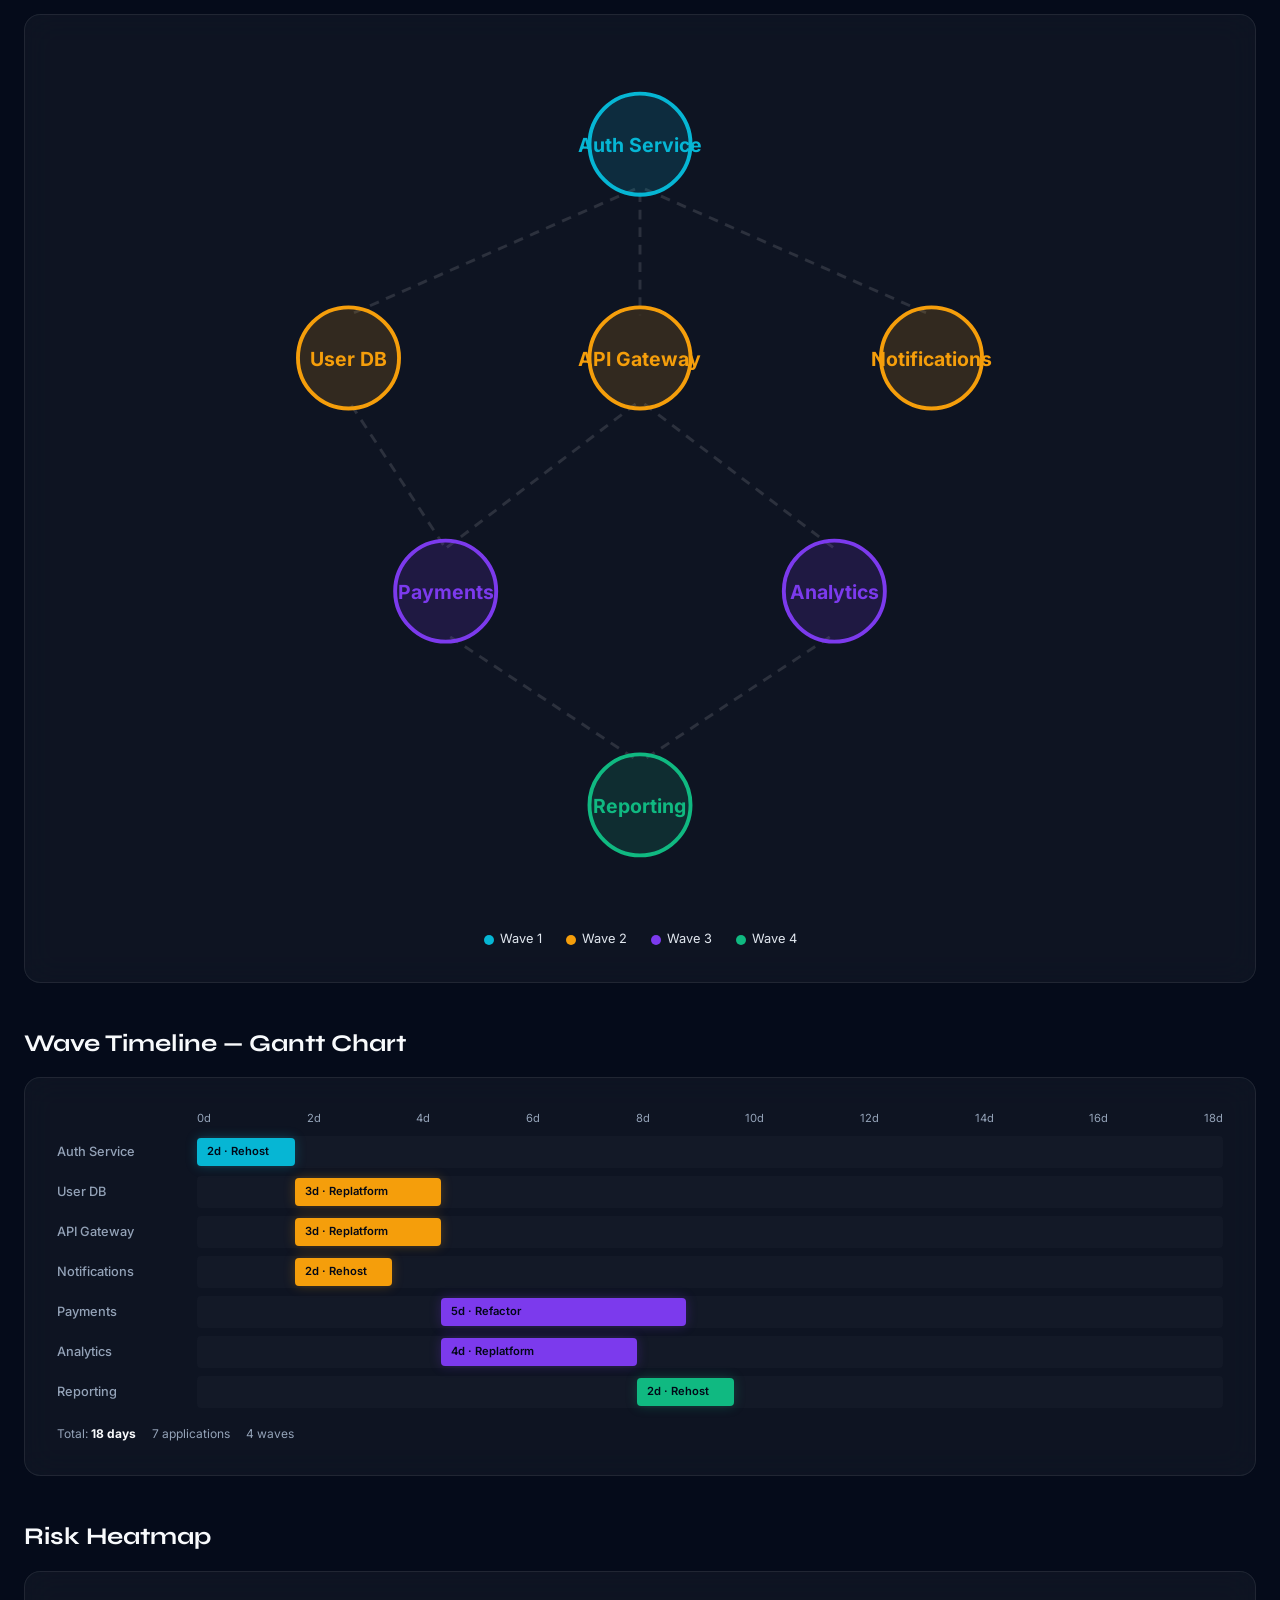
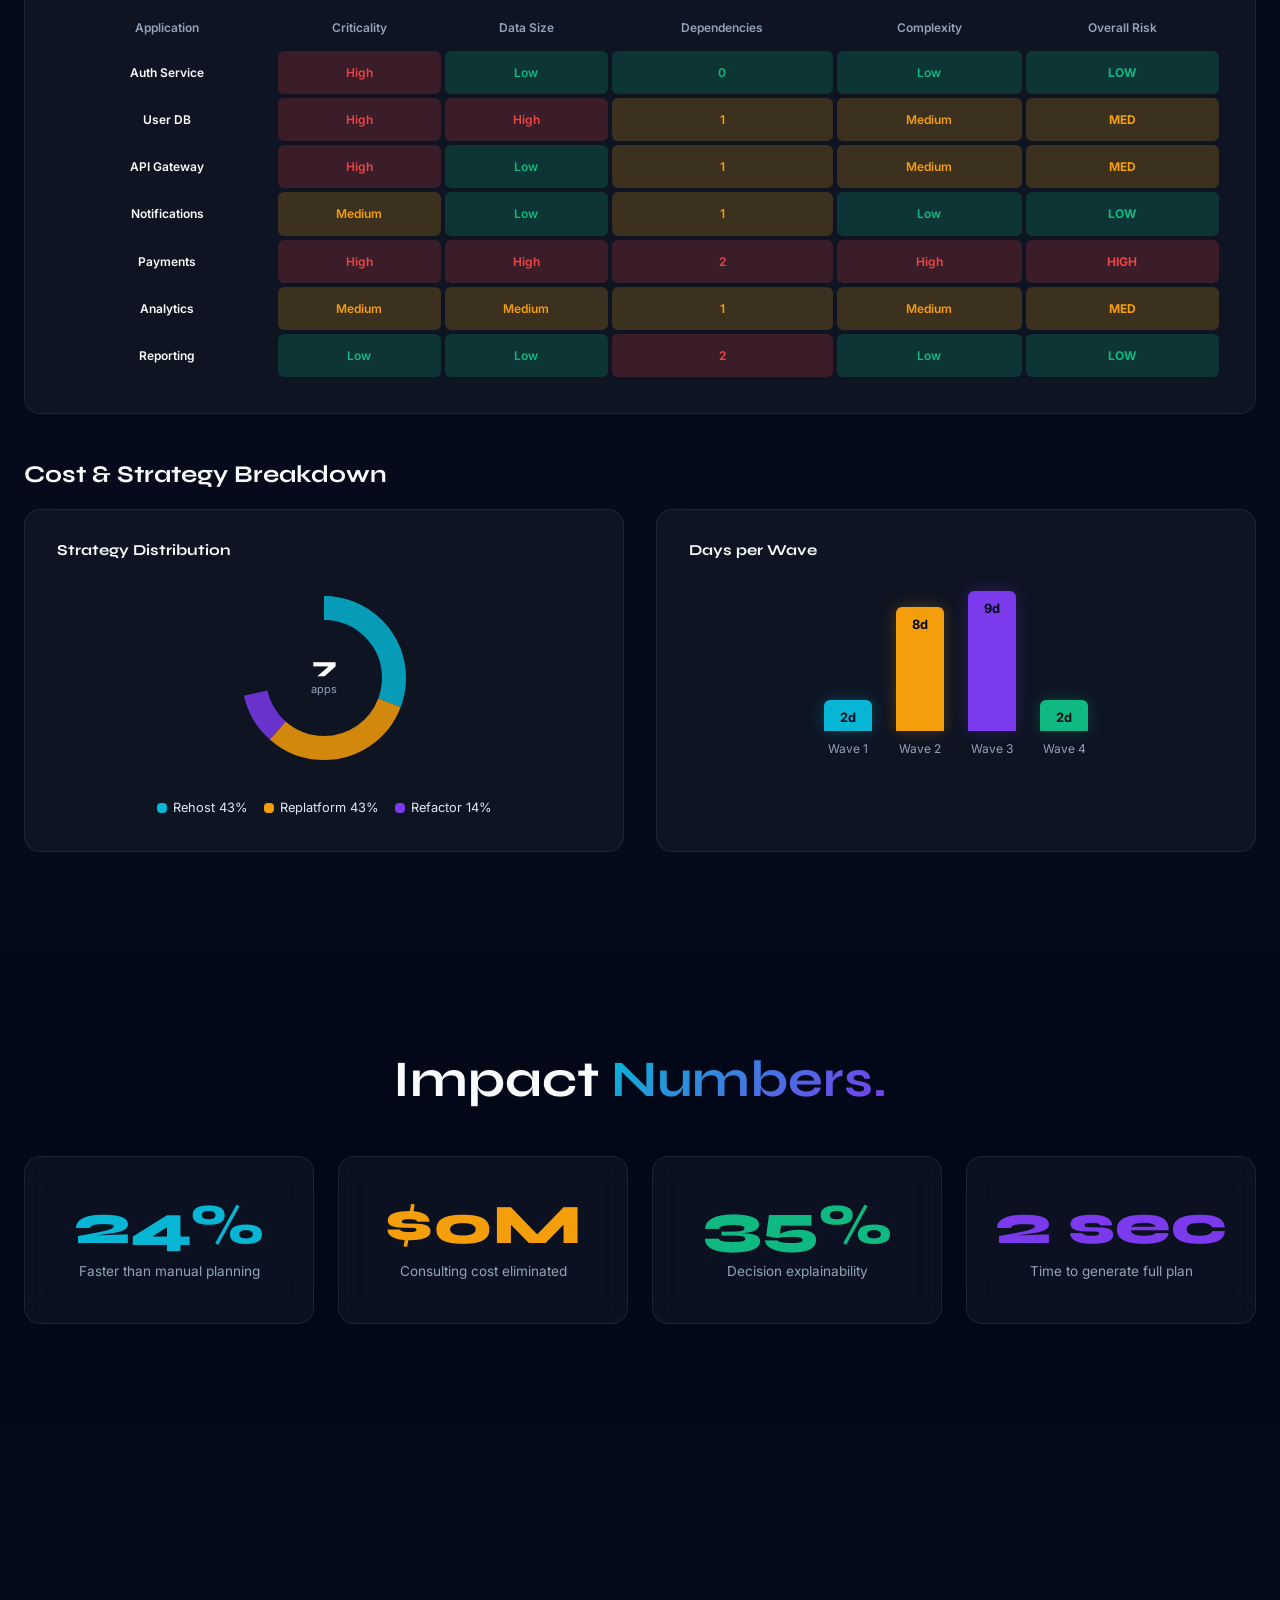
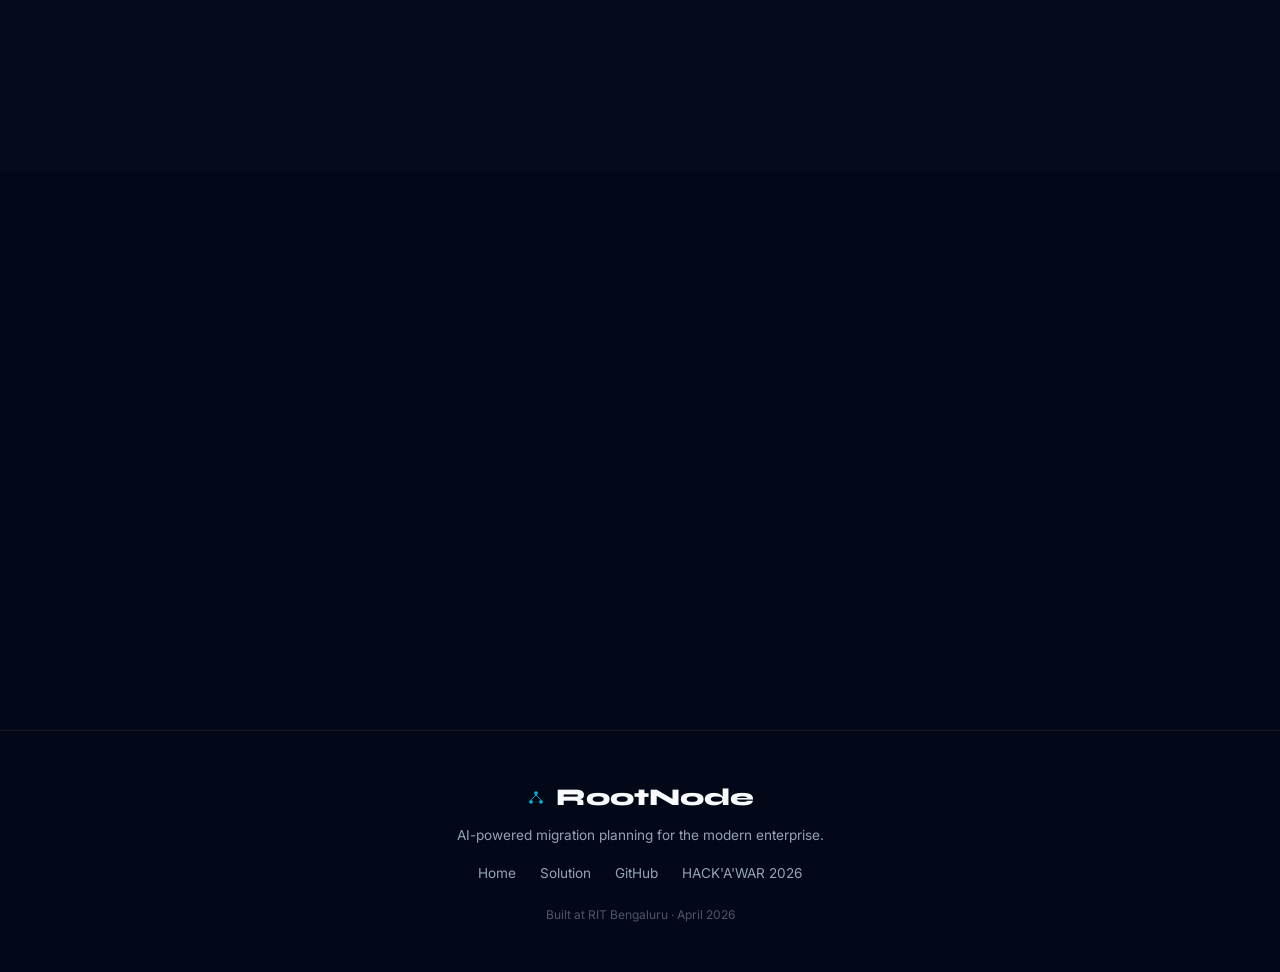
<file: solution.html>
<!DOCTYPE html>
<html lang="en">
<head>
<meta charset="UTF-8">
<meta name="viewport" content="width=device-width, initial-scale=1.0">
<title>RootNode — Solution Deep Dive</title>
<meta name="description" content="Technical deep dive into RootNode's AI-powered cloud migration wave planning engine. Architecture, algorithms, and full visualizations.">
<link rel="stylesheet" href="styles.css">
<link rel="icon" type="image/svg+xml" href="data:image/svg+xml,<svg xmlns='http://www.w3.org/2000/svg' viewBox='0 0 32 32'><circle cx='16' cy='16' r='14' fill='%23020817' stroke='%2306b6d4' stroke-width='2'/><circle cx='16' cy='10' r='3' fill='%2306b6d4'/><circle cx='10' cy='20' r='3' fill='%2306b6d4'/><circle cx='22' cy='20' r='3' fill='%2306b6d4'/><line x1='16' y1='13' x2='10' y2='17' stroke='%2306b6d4' stroke-width='1.5'/><line x1='16' y1='13' x2='22' y2='17' stroke='%2306b6d4' stroke-width='1.5'/><line x1='10' y1='20' x2='22' y2='20' stroke='%2306b6d4' stroke-width='1.5'/></svg>">
</head>
<body>

<div class="bg-mesh"><div class="orb"></div><div class="orb"></div><div class="orb"></div></div>

<!-- Nav -->
<nav class="nav">
  <div class="nav-inner">
    <a href="index.html" class="nav-logo">
      <svg width="28" height="28" viewBox="0 0 32 32" fill="none">
        <circle cx="16" cy="8" r="3.5" fill="#06b6d4"><animate attributeName="opacity" values="0.7;1;0.7" dur="3s" repeatCount="indefinite"/></circle>
        <circle cx="8" cy="22" r="3.5" fill="#06b6d4"><animate attributeName="opacity" values="0.7;1;0.7" dur="3s" begin="0.5s" repeatCount="indefinite"/></circle>
        <circle cx="24" cy="22" r="3.5" fill="#06b6d4"><animate attributeName="opacity" values="0.7;1;0.7" dur="3s" begin="1s" repeatCount="indefinite"/></circle>
        <line x1="16" y1="11.5" x2="8" y2="18.5" stroke="#06b6d4" stroke-width="1.5" stroke-dasharray="3 3"><animate attributeName="stroke-dashoffset" values="0;-6" dur="1.5s" repeatCount="indefinite"/></line>
        <line x1="16" y1="11.5" x2="24" y2="18.5" stroke="#06b6d4" stroke-width="1.5" stroke-dasharray="3 3"><animate attributeName="stroke-dashoffset" values="0;-6" dur="1.5s" repeatCount="indefinite"/></line>
        <line x1="8" y1="22" x2="24" y2="22" stroke="#06b6d4" stroke-width="1.5" stroke-dasharray="3 3"><animate attributeName="stroke-dashoffset" values="0;-6" dur="1.5s" repeatCount="indefinite"/></line>
      </svg>
      RootNode
    </a>
    <ul class="nav-links" id="nav-links">
      <li><a href="index.html">Home</a></li>
      <li><a href="index.html#features">Features</a></li>
      <li><a href="index.html#demo">Demo</a></li>
      <li><a href="solution.html" onclick="document.getElementById('nav-links').classList.remove('show')">Solution</a></li>
    </ul>
    <a href="index.html" class="nav-cta">← Back to Home</a>
    <button class="hamburger" onclick="document.getElementById('nav-links').classList.toggle('show')" aria-label="Menu">☰</button>
  </div>
</nav>

<!-- Hero -->
<section class="section" style="padding-top:140px">
  <div class="container">
    <div class="grid-2" style="gap:48px">
      <div>
        <div class="badge fade-in">// Solution Deep Dive · Technical Breakdown</div>
        <h1 class="fade-in stagger-1" style="margin-top:24px">How RootNode<br><span class="text-gradient">Works.</span></h1>
      </div>
      <div class="fade-in stagger-2" style="display:flex;flex-wrap:wrap;gap:10px;align-content:center">
        <span class="glass" style="padding:8px 18px;border-radius:100px;font-size:0.8rem;font-weight:600;color:var(--cyan)">Amazon Bedrock</span>
        <span class="glass" style="padding:8px 18px;border-radius:100px;font-size:0.8rem;font-weight:600;color:var(--amber)">AWS Lambda</span>
        <span class="glass" style="padding:8px 18px;border-radius:100px;font-size:0.8rem;font-weight:600;color:var(--violet)">API Gateway</span>
        <span class="glass" style="padding:8px 18px;border-radius:100px;font-size:0.8rem;font-weight:600;color:var(--green)">S3</span>
        <span class="glass" style="padding:8px 18px;border-radius:100px;font-size:0.8rem;font-weight:600;color:var(--cyan)">DynamoDB</span>
        <span class="glass" style="padding:8px 18px;border-radius:100px;font-size:0.8rem;font-weight:600;color:var(--amber)">React</span>
        <span class="glass" style="padding:8px 18px;border-radius:100px;font-size:0.8rem;font-weight:600;color:var(--violet)">React Flow</span>
        <span class="glass" style="padding:8px 18px;border-radius:100px;font-size:0.8rem;font-weight:600;color:var(--green)">networkx</span>
        <span class="glass" style="padding:8px 18px;border-radius:100px;font-size:0.8rem;font-weight:600;color:var(--cyan)">Python 3.11</span>
      </div>
    </div>
  </div>
</section>

<!-- PS 2.4 Compliance -->
<section class="section-sm">
  <div class="container">
    <div class="glass fade-in" style="max-width:800px;margin:0 auto;padding:40px">
      <h3 style="margin-bottom:24px">PS 2.4 — Every requirement. <span class="text-gradient">Met.</span></h3>
      <ul class="checklist">
        <li><span class="check-icon">✓</span> Ingests application portfolio with dependencies and metadata</li>
        <li><span class="check-icon">✓</span> Maps dependencies using DAG (networkx topological sort)</li>
        <li><span class="check-icon">✓</span> Generates 3–5 wave plan respecting all dependencies</li>
        <li><span class="check-icon">✓</span> Highlights high-risk applications with special attention flags</li>
        <li><span class="check-icon">✓</span> Visual dependency graphs and timeline estimates (bonus)</li>
        <li><span class="star-icon">★</span> Migration strategy (Rehost/Replatform/Refactor) assigned per app</li>
        <li><span class="star-icon">★</span> "What-if" refinement — change inputs, waves re-optimize live</li>
      </ul>
    </div>
  </div>
</section>

<!-- 8-Step AI Engine -->
<section class="section" style="background:rgba(255,255,255,0.01)">
  <div class="container">
    <div class="fade-in" style="text-align:center;margin-bottom:60px">
      <div class="badge" style="margin-bottom:16px">THE ENGINE</div>
      <h2>The 8-Step <span class="text-gradient">AI Pipeline.</span></h2>
    </div>
    <div class="grid-2" style="gap:48px">
      <div class="timeline fade-in" id="engine-timeline">
        <div class="timeline-item active" onclick="showStep(0)"><div class="timeline-dot"></div><h4>1. Build Dependency Model (DAG)</h4><p class="text-sm text-dim">Parse portfolio → networkx DiGraph</p></div>
        <div class="timeline-item" onclick="showStep(1)"><div class="timeline-dot"></div><h4>2. Generate Valid Migration Waves</h4><p class="text-sm text-dim">Topological sort respecting constraints</p></div>
        <div class="timeline-item" onclick="showStep(2)"><div class="timeline-dot"></div><h4>3. Optimize Waves</h4><p class="text-sm text-dim">Business priority + risk balance</p></div>
        <div class="timeline-item" onclick="showStep(3)"><div class="timeline-dot"></div><h4>4. Calculate Risk Level</h4><p class="text-sm text-dim">4-factor scoring per application</p></div>
        <div class="timeline-item" onclick="showStep(4)"><div class="timeline-dot"></div><h4>5. Assign Migration Strategy</h4><p class="text-sm text-dim">3R model: Rehost / Replatform / Refactor</p></div>
        <div class="timeline-item" onclick="showStep(5)"><div class="timeline-dot"></div><h4>6. Estimate Timeline</h4><p class="text-sm text-dim">Complexity-based duration calculation</p></div>
        <div class="timeline-item" onclick="showStep(6)"><div class="timeline-dot"></div><h4>7. Generate Final Output</h4><p class="text-sm text-dim">Structured JSON with all metadata</p></div>
        <div class="timeline-item" onclick="showStep(7)"><div class="timeline-dot"></div><h4>8. AI Explanation</h4><p class="text-sm text-dim">Amazon Bedrock — plain English</p></div>
      </div>
      <div class="glass fade-in stagger-1" style="padding:32px;position:sticky;top:100px;align-self:start" id="step-detail">
        <h4 style="color:var(--cyan);margin-bottom:12px">Build Dependency Model (DAG)</h4>
        <p style="font-size:0.9rem;color:var(--text-dim);margin-bottom:20px">Parses the input portfolio and constructs a directed acyclic graph using networkx. Each application becomes a node. Dependencies become directed edges from dependency → dependent app.</p>
        <div class="code-block"><span class="kw">import</span> networkx <span class="kw">as</span> nx<br><br><span class="kw">def</span> <span class="fn">build_dependency_graph</span>(portfolio):<br>    dag = nx.DiGraph()<br>    <span class="kw">for</span> app <span class="kw">in</span> portfolio:<br>        dag.add_node(app[<span class="str">'name'</span>], **app)<br>        <span class="kw">for</span> dep <span class="kw">in</span> app[<span class="str">'deps'</span>]:<br>            dag.add_edge(dep, app[<span class="str">'name'</span>])<br>    <span class="kw">return</span> dag</div>
      </div>
    </div>
  </div>
</section>

<!-- Code Architecture -->
<section class="section">
  <div class="container">
    <div class="fade-in" style="text-align:center;margin-bottom:48px">
      <h2>Code <span class="text-gradient">Architecture.</span></h2>
    </div>
    <div class="grid-3 fade-in" style="gap:20px">
      <div class="glass" style="padding:24px;overflow:hidden">
        <h4 style="font-size:0.9rem;margin-bottom:16px;color:var(--cyan)">Lambda Handler</h4>
        <div class="code-block" style="font-size:0.7rem"><span class="kw">def</span> <span class="fn">lambda_handler</span>(event, context):<br>  portfolio = <span class="fn">parse_input</span>(event[<span class="str">'body'</span>])<br>  dag = <span class="fn">build_dependency_graph</span>(portfolio)<br>  waves = <span class="fn">topological_sort_waves</span>(dag)<br>  risks = <span class="fn">score_risks</span>(portfolio)<br>  strategies = <span class="fn">assign_strategies</span>(portfolio)<br>  prompt = <span class="fn">build_prompt</span>(<br>    portfolio, waves, risks<br>  )<br>  explanation = bedrock.<span class="fn">invoke_model</span>(<br>    prompt<br>  )<br>  <span class="kw">return</span> {<br>    <span class="str">'waves'</span>: waves,<br>    <span class="str">'risks'</span>: risks,<br>    <span class="str">'explanation'</span>: explanation<br>  }</div>
      </div>
      <div class="glass" style="padding:24px;overflow:hidden">
        <h4 style="font-size:0.9rem;margin-bottom:16px;color:var(--amber)">Bedrock Prompt</h4>
        <div class="code-block" style="font-size:0.7rem"><span class="cm">You are a cloud migration</span><br><span class="cm">architect.</span><br><br><span class="cm">Given this portfolio:</span> {data}<br><span class="cm">And this wave plan:</span> {waves}<br><br><span class="cm">Explain in plain English:</span><br><span class="cm">- Why each wave is ordered</span><br><span class="cm">  correctly</span><br><span class="cm">- Why certain apps are</span><br><span class="cm">  high risk</span><br><span class="cm">- What warnings the team</span><br><span class="cm">  should know</span><br><br><span class="kw">Return</span> structured JSON +<br>explanation.</div>
      </div>
      <div class="glass" style="padding:24px;overflow:hidden">
        <h4 style="font-size:0.9rem;margin-bottom:16px;color:var(--violet)">DAG Algorithm</h4>
        <div class="code-block" style="font-size:0.7rem"><span class="kw">def</span> <span class="fn">topological_sort_waves</span>(dag):<br>  waves = []<br>  <span class="kw">while</span> dag.nodes():<br>    <span class="cm"># Find nodes with no</span><br>    <span class="cm"># incoming edges</span><br>    wave = [<br>      n <span class="kw">for</span> n <span class="kw">in</span> dag.nodes()<br>      <span class="kw">if</span> dag.in_degree(n) == <span class="str">0</span><br>    ]<br>    waves.append(wave)<br>    dag.remove_nodes_from(wave)<br>  <span class="kw">return</span> waves</div>
      </div>
    </div>
  </div>
</section>

<!-- Full Visualizations -->
<section class="section" style="background:rgba(255,255,255,0.01)">
  <div class="container">
    <div class="fade-in" style="text-align:center;margin-bottom:48px">
      <h2>Full <span class="text-gradient">Visualizations.</span></h2>
    </div>

    <!-- Viz 1: Interactive DAG -->
    <div class="fade-in" style="margin-bottom:48px">
      <h3 style="margin-bottom:20px">Interactive Dependency Graph</h3>
      <div class="glass" style="padding:32px" id="full-dag"></div>
    </div>

    <!-- Viz 2: Gantt Chart -->
    <div class="fade-in" style="margin-bottom:48px">
      <h3 style="margin-bottom:20px">Wave Timeline — Gantt Chart</h3>
      <div class="glass" style="padding:32px" id="full-gantt"></div>
    </div>

    <!-- Viz 3: Risk Heatmap -->
    <div class="fade-in" style="margin-bottom:48px">
      <h3 style="margin-bottom:20px">Risk Heatmap</h3>
      <div class="glass" style="padding:32px" id="full-heatmap"></div>
    </div>

    <!-- Viz 4: Cost Breakdown -->
    <div class="fade-in">
      <h3 style="margin-bottom:20px">Cost &amp; Strategy Breakdown</h3>
      <div class="chart-grid">
        <div class="glass" style="padding:32px" id="donut-chart"></div>
        <div class="glass" style="padding:32px" id="bar-chart"></div>
      </div>
    </div>
  </div>
</section>

<!-- Impact Numbers -->
<section class="section">
  <div class="container">
    <div class="fade-in" style="text-align:center;margin-bottom:48px">
      <h2>Impact <span class="text-gradient">Numbers.</span></h2>
    </div>
    <div class="grid-4 fade-in">
      <div class="glass" style="padding:40px 24px;text-align:center">
        <div class="stat-number" style="font-size:3.5rem" data-target="70" data-suffix="%">0</div>
        <div class="stat-label">Faster than manual planning</div>
      </div>
      <div class="glass" style="padding:40px 24px;text-align:center">
        <div class="stat-number" style="font-size:3.5rem;color:var(--amber)" data-target="2" data-prefix="$" data-suffix="M">$0</div>
        <div class="stat-label">Consulting cost eliminated</div>
      </div>
      <div class="glass" style="padding:40px 24px;text-align:center">
        <div class="stat-number" style="font-size:3.5rem;color:var(--green)" data-target="100" data-suffix="%">0</div>
        <div class="stat-label">Decision explainability</div>
      </div>
      <div class="glass" style="padding:40px 24px;text-align:center">
        <div class="stat-number" style="font-size:3.5rem;color:var(--violet)" data-target="8" data-suffix=" sec">0</div>
        <div class="stat-label">Time to generate full plan</div>
      </div>
    </div>
  </div>
</section>

<!-- 24-Hour Build Timeline -->
<section class="section-sm" style="background:rgba(255,255,255,0.01)">
  <div class="container">
    <div class="fade-in" style="text-align:center;margin-bottom:48px">
      <h2>24-Hour <span class="text-gradient">Build.</span></h2>
    </div>
    <div class="build-timeline fade-in">
      <div class="glass build-phase"><h4 style="color:var(--cyan)">HR 0–6</h4><p><strong>Core Pipeline</strong><br>Lambda + DAG + Bedrock working</p></div>
      <div class="glass build-phase"><h4 style="color:var(--amber)">HR 6–12</h4><p><strong>React Frontend</strong><br>React Flow + Recharts</p></div>
      <div class="glass build-phase"><h4 style="color:var(--violet)">HR 12–18</h4><p><strong>Polish</strong><br>What-if mode, S3 storage, Gantt</p></div>
      <div class="glass build-phase"><h4 style="color:var(--green)">HR 18–24</h4><p><strong>Ship</strong><br>Demo prep, deploy Vercel + Lambda</p></div>
    </div>
  </div>
</section>

<!-- Team -->
<section class="section">
  <div class="container">
    <div class="fade-in" style="text-align:center;margin-bottom:48px">
      <h2>The <span class="text-gradient">Team.</span></h2>
    </div>
    <div class="grid-4 fade-in">
      <div class="glass team-card"><div class="team-avatar">VR</div><h4>Venkatesh Reddy K</h4><div class="team-role">Backend Lead / AWS Infra</div><p class="team-skills">Python · AWS Lambda · API Gateway · S3 · DynamoDB</p></div>
      <div class="glass team-card"><div class="team-avatar">AB</div><h4>Akash Biswas</h4><div class="team-role">AI/ML Lead</div><p class="team-skills">Amazon Bedrock · Claude · NLP · networkx · Prompt Engineering</p></div>
      <div class="glass team-card"><div class="team-avatar">HP</div><h4>HM Pranav</h4><div class="team-role">Frontend Lead</div><p class="team-skills">React · Recharts · Framer Motion · CSS · React Flow</p></div>
      <div class="glass team-card"><div class="team-avatar">BB</div><h4>Babar Bashir Dar</h4><div class="team-role">Demo + Design</div><p class="team-skills">UI/UX · SVG · Animation · Presentation</p></div>
    </div>
  </div>
</section>

<!-- Footer -->
<footer class="footer">
  <div class="container">
    <a href="index.html" class="nav-logo" style="justify-content:center;margin-bottom:8px">
      <svg width="20" height="20" viewBox="0 0 32 32"><circle cx="16" cy="8" r="3" fill="#06b6d4"/><circle cx="8" cy="22" r="3" fill="#06b6d4"/><circle cx="24" cy="22" r="3" fill="#06b6d4"/><line x1="16" y1="11" x2="8" y2="19" stroke="#06b6d4" stroke-width="1.5"/><line x1="16" y1="11" x2="24" y2="19" stroke="#06b6d4" stroke-width="1.5"/></svg>
      RootNode
    </a>
    <p style="margin-bottom:16px">AI-powered migration planning for the modern enterprise.</p>
    <div class="footer-links">
      <a href="index.html">Home</a><a href="solution.html">Solution</a><a href="#">GitHub</a><a href="#">HACK'A'WAR 2026</a>
    </div>
    <p style="margin-top:20px;font-size:0.75rem;opacity:0.5">Built at RIT Bengaluru · April 2026</p>
  </div>
</footer>

<script>
// Fade-in observer
const observer = new IntersectionObserver((entries) => {
  entries.forEach(e => { if(e.isIntersecting) { e.target.classList.add('visible'); observer.unobserve(e.target); } });
}, { threshold: 0.1 });
document.querySelectorAll('.fade-in').forEach(el => observer.observe(el));

// Counter animation
function animateCounters() {
  document.querySelectorAll('.stat-number[data-target]').forEach(el => {
    if(el.dataset.animated) return;
    el.dataset.animated = '1';
    const target = parseFloat(el.dataset.target);
    const prefix = el.dataset.prefix || '';
    const suffix = el.dataset.suffix || '';
    let current = 0;
    const increment = target / 60;
    const timer = setInterval(() => {
      current += increment;
      if(current >= target) { current = target; clearInterval(timer); }
      el.textContent = prefix + (Number.isInteger(target) ? Math.floor(current) : current.toFixed(1)) + suffix;
    }, 25);
  });
}
const statsObs = new IntersectionObserver((entries) => {
  entries.forEach(e => { if(e.isIntersecting) animateCounters(); });
}, { threshold: 0.3 });
document.querySelectorAll('.stat-number[data-target]').forEach(el => statsObs.observe(el));

// Data
const apps = [
  { name:'Auth Service', deps:[], priority:'High', complexity:'Low', wave:1, risk:'LOW', strategy:'Rehost', days:2 },
  { name:'User DB', deps:['Auth Service'], priority:'High', complexity:'Medium', wave:2, risk:'MED', strategy:'Replatform', days:3 },
  { name:'API Gateway', deps:['Auth Service'], priority:'High', complexity:'Medium', wave:2, risk:'MED', strategy:'Replatform', days:3 },
  { name:'Notifications', deps:['Auth Service'], priority:'Med', complexity:'Low', wave:2, risk:'LOW', strategy:'Rehost', days:2 },
  { name:'Payments', deps:['User DB','API Gateway'], priority:'High', complexity:'High', wave:3, risk:'HIGH', strategy:'Refactor', days:5 },
  { name:'Analytics', deps:['API Gateway'], priority:'Med', complexity:'Medium', wave:3, risk:'MED', strategy:'Replatform', days:4 },
  { name:'Reporting', deps:['Analytics','Payments'], priority:'Low', complexity:'Low', wave:4, risk:'LOW', strategy:'Rehost', days:2 },
];
const waveColors = { 1:'#06b6d4', 2:'#f59e0b', 3:'#7c3aed', 4:'#10b981' };

// Step details
const stepDetails = [
  { title:'Build Dependency Model (DAG)', desc:'Parses the input portfolio and constructs a directed acyclic graph using networkx. Each application becomes a node, dependencies become directed edges.', code:'<span class="kw">import</span> networkx <span class="kw">as</span> nx\n\n<span class="kw">def</span> <span class="fn">build_dependency_graph</span>(portfolio):\n    dag = nx.DiGraph()\n    <span class="kw">for</span> app <span class="kw">in</span> portfolio:\n        dag.add_node(app[<span class="str">\'name\'</span>], **app)\n        <span class="kw">for</span> dep <span class="kw">in</span> app[<span class="str">\'deps\'</span>]:\n            dag.add_edge(dep, app[<span class="str">\'name\'</span>])\n    <span class="kw">return</span> dag' },
  { title:'Generate Valid Migration Waves', desc:'Uses topological sort to produce valid wave assignments. Apps with no unresolved dependencies are placed into the current wave.', code:'<span class="kw">def</span> <span class="fn">topological_sort_waves</span>(dag):\n    waves = []\n    <span class="kw">while</span> dag.nodes():\n        wave = [n <span class="kw">for</span> n <span class="kw">in</span> dag.nodes()\n                <span class="kw">if</span> dag.in_degree(n) == <span class="str">0</span>]\n        waves.append(wave)\n        dag.remove_nodes_from(wave)\n    <span class="kw">return</span> waves' },
  { title:'Optimize Waves', desc:'Rebalances waves by considering business priority and risk distribution. High-priority apps are pushed earlier when dependencies allow.', code:'<span class="kw">def</span> <span class="fn">optimize_waves</span>(waves, portfolio):\n    <span class="kw">for</span> wave <span class="kw">in</span> waves:\n        wave.sort(\n            key=<span class="kw">lambda</span> a: priority_score(a),\n            reverse=<span class="str">True</span>\n        )\n    <span class="kw">return</span> <span class="fn">rebalance</span>(waves)' },
  { title:'Calculate Risk Level', desc:'Scores each app on 4 factors: criticality, data volume, dependency count, and complexity. Overall risk = weighted composite.', code:'<span class="kw">def</span> <span class="fn">score_risk</span>(app, dag):\n    factors = {\n        <span class="str">\'criticality\'</span>: app[<span class="str">\'priority\'</span>],\n        <span class="str">\'data_size\'</span>: app[<span class="str">\'data_volume\'</span>],\n        <span class="str">\'dep_count\'</span>: dag.in_degree(app),\n        <span class="str">\'complexity\'</span>: app[<span class="str">\'complexity\'</span>]\n    }\n    <span class="kw">return</span> <span class="fn">weighted_score</span>(factors)' },
  { title:'Assign Migration Strategy', desc:'3R model — Rehost (lift-and-shift), Replatform (optimize), or Refactor (re-architect) based on complexity and dependency footprint.', code:'<span class="kw">def</span> <span class="fn">assign_strategy</span>(app):\n    <span class="kw">if</span> app[<span class="str">\'complexity\'</span>] == <span class="str">\'Low\'</span>:\n        <span class="kw">return</span> <span class="str">\'Rehost\'</span>\n    <span class="kw">elif</span> app[<span class="str">\'complexity\'</span>] == <span class="str">\'Medium\'</span>:\n        <span class="kw">return</span> <span class="str">\'Replatform\'</span>\n    <span class="kw">else</span>:\n        <span class="kw">return</span> <span class="str">\'Refactor\'</span>' },
  { title:'Estimate Timeline', desc:'Duration per app is computed from complexity level. Wave starts are offset by cumulative prior wave durations.', code:'DURATION_MAP = {\n    <span class="str">\'Low\'</span>: <span class="str">2</span>,\n    <span class="str">\'Medium\'</span>: <span class="str">4</span>,\n    <span class="str">\'High\'</span>: <span class="str">6</span>\n}\n<span class="kw">def</span> <span class="fn">estimate_timeline</span>(app):\n    <span class="kw">return</span> DURATION_MAP[app[<span class="str">\'complexity\'</span>]]' },
  { title:'Generate Final Output', desc:'Compiles all results into a structured JSON payload containing waves, risk scores, strategies, timelines, and metadata.', code:'output = {\n    <span class="str">\'waves\'</span>: waves,\n    <span class="str">\'risks\'</span>: risk_scores,\n    <span class="str">\'strategies\'</span>: strategies,\n    <span class="str">\'timeline\'</span>: timeline,\n    <span class="str">\'total_days\'</span>: <span class="str">18</span>,\n    <span class="str">\'generated_at\'</span>: datetime.now()\n}' },
  { title:'AI Explanation', desc:'Sends the complete plan to Amazon Bedrock (Claude Sonnet) for natural-language explanation of decisions, risks, and recommendations.', code:'response = bedrock.<span class="fn">invoke_model</span>(\n    modelId=<span class="str">\'anthropic.claude-3-sonnet\'</span>,\n    body=json.dumps({\n        <span class="str">\'prompt\'</span>: build_prompt(\n            portfolio, waves, risks\n        ),\n        <span class="str">\'max_tokens\'</span>: <span class="str">2048</span>\n    })\n)' },
];

function showStep(idx) {
  document.querySelectorAll('.timeline-item').forEach((el,i) => el.classList.toggle('active', i===idx));
  const s = stepDetails[idx];
  document.getElementById('step-detail').innerHTML = `
    <h4 style="color:var(--cyan);margin-bottom:12px">${s.title}</h4>
    <p style="font-size:0.9rem;color:var(--text-dim);margin-bottom:20px">${s.desc}</p>
    <div class="code-block">${s.code.replace(/\n/g,'<br>')}</div>`;
}

// Render visualizations on load
function hexToRgb(hex) {
  return [parseInt(hex.slice(1,3),16), parseInt(hex.slice(3,5),16), parseInt(hex.slice(5,7),16)].join(',');
}

function renderFullDAG() {
  const positions = {'Auth Service':{x:300,y:50},'User DB':{x:150,y:160},'API Gateway':{x:300,y:160},'Notifications':{x:450,y:160},'Payments':{x:200,y:280},'Analytics':{x:400,y:280},'Reporting':{x:300,y:390}};
  let svg = '<svg viewBox="0 0 600 440" style="width:100%;height:auto" xmlns="http://www.w3.org/2000/svg">';
  apps.forEach(a => { const to=positions[a.name]; a.deps.forEach(d => { const from=positions[d]; if(from&&to) svg+=`<line x1="${from.x}" y1="${from.y+22}" x2="${to.x}" y2="${to.y-22}" stroke="rgba(255,255,255,0.12)" stroke-width="1.5" stroke-dasharray="5 4"><animate attributeName="stroke-dashoffset" values="0;-18" dur="1.5s" repeatCount="indefinite"/></line>`; }); });
  apps.forEach(a => { const p=positions[a.name]; const c=waveColors[a.wave]; svg+=`<circle cx="${p.x}" cy="${p.y}" r="26" fill="rgba(${hexToRgb(c)},0.15)" stroke="${c}" stroke-width="2"/><text x="${p.x}" y="${p.y+4}" text-anchor="middle" fill="${c}" font-size="10" font-weight="700" font-family="Inter">${a.name}</text>`; });
  svg += '</svg>';
  svg += `<div style="display:flex;gap:24px;justify-content:center;margin-top:20px">${Object.entries(waveColors).map(([w,c])=>`<span style="display:flex;align-items:center;gap:6px;font-size:0.8rem"><span style="width:10px;height:10px;border-radius:50%;background:${c}"></span>Wave ${w}</span>`).join('')}</div>`;
  document.getElementById('full-dag').innerHTML = svg;
}

function renderFullGantt() {
  const totalDays=21;const starts={'Auth Service':0,'User DB':2,'API Gateway':2,'Notifications':2,'Payments':5,'Analytics':5,'Reporting':9};
  let html='<div style="margin-bottom:8px;padding-left:140px;display:flex"><div style="flex:1;display:flex;justify-content:space-between;font-size:0.7rem;color:var(--text-dim)">';
  for(let d=0;d<=18;d+=2) html+=`<span>${d}d</span>`;
  html+='</div></div>';
  apps.forEach(a=>{const s=starts[a.name];const w=(a.days/totalDays*100);const l=(s/totalDays*100);const c=waveColors[a.wave];
    html+=`<div class="gantt-row"><div class="gantt-label">${a.name}</div><div class="gantt-track"><div class="gantt-bar" style="left:${l}%;width:${w}%;background:${c};box-shadow:0 0 12px ${c}44">${a.days}d · ${a.strategy}</div></div></div>`;
  });
  html+=`<div style="display:flex;gap:16px;margin-top:16px;font-size:0.75rem;color:var(--text-dim)"><span>Total: <strong style="color:var(--text-bright)">18 days</strong></span><span>7 applications</span><span>4 waves</span></div>`;
  document.getElementById('full-gantt').innerHTML=html;
}

function renderFullHeatmap() {
  const data=[
    {name:'Auth Service',crit:'High',data:'Low',deps:'0',comp:'Low',overall:'LOW'},
    {name:'User DB',crit:'High',data:'High',deps:'1',comp:'Medium',overall:'MED'},
    {name:'API Gateway',crit:'High',data:'Low',deps:'1',comp:'Medium',overall:'MED'},
    {name:'Notifications',crit:'Medium',data:'Low',deps:'1',comp:'Low',overall:'LOW'},
    {name:'Payments',crit:'High',data:'High',deps:'2',comp:'High',overall:'HIGH'},
    {name:'Analytics',crit:'Medium',data:'Medium',deps:'1',comp:'Medium',overall:'MED'},
    {name:'Reporting',crit:'Low',data:'Low',deps:'2',comp:'Low',overall:'LOW'},
  ];
  const hc=v=>{if(v==='High'||v==='HIGH'||parseInt(v)>=2) return 'heat-high'; if(v==='Medium'||v==='MED'||v==='1') return 'heat-med'; return 'heat-low';};
  let html='<div style="overflow-x:auto"><table class="heatmap-grid"><thead><tr><th>Application</th><th>Criticality</th><th>Data Size</th><th>Dependencies</th><th>Complexity</th><th>Overall Risk</th></tr></thead><tbody>';
  data.forEach(d=>{html+=`<tr style="cursor:default" onmouseenter="this.style.background='rgba(255,255,255,0.03)'" onmouseleave="this.style.background=''"><td style="font-weight:600;color:var(--text-bright)">${d.name}</td><td class="${hc(d.crit)}">${d.crit}</td><td class="${hc(d.data)}">${d.data}</td><td class="${hc(d.deps)}">${d.deps}</td><td class="${hc(d.comp)}">${d.comp}</td><td class="${hc(d.overall)}" style="font-weight:700">${d.overall}</td></tr>`;});
  html+='</tbody></table></div>';
  document.getElementById('full-heatmap').innerHTML=html;
}

function renderCharts() {
  // Donut chart - SVG
  const strategies=[{name:'Rehost',pct:43,color:'#06b6d4'},{name:'Replatform',pct:43,color:'#f59e0b'},{name:'Refactor',pct:14,color:'#7c3aed'}];
  let offset=0; let donutSvg='<h4 style="margin-bottom:20px;font-size:0.95rem">Strategy Distribution</h4><svg viewBox="0 0 200 200" style="width:200px;height:200px;display:block;margin:0 auto">';
  strategies.forEach(s=>{const dash=s.pct*3.14;donutSvg+=`<circle cx="100" cy="100" r="70" fill="none" stroke="${s.color}" stroke-width="24" stroke-dasharray="${dash} 500" stroke-dashoffset="${-offset}" transform="rotate(-90 100 100)" opacity="0.85"/>`;offset+=dash;});
  donutSvg+='<text x="100" y="95" text-anchor="middle" fill="white" font-family="Syne" font-weight="800" font-size="22">7</text><text x="100" y="115" text-anchor="middle" fill="#94a3b8" font-size="11">apps</text></svg>';
  donutSvg+=`<div style="display:flex;gap:16px;justify-content:center;margin-top:20px">${strategies.map(s=>`<span style="display:flex;align-items:center;gap:6px;font-size:0.8rem"><span style="width:10px;height:10px;border-radius:4px;background:${s.color}"></span>${s.name} ${s.pct}%</span>`).join('')}</div>`;
  document.getElementById('donut-chart').innerHTML=donutSvg;

  // Bar chart
  const waveDays=[{wave:'Wave 1',days:2,color:'#06b6d4'},{wave:'Wave 2',days:8,color:'#f59e0b'},{wave:'Wave 3',days:9,color:'#7c3aed'},{wave:'Wave 4',days:2,color:'#10b981'}];
  let barHtml='<h4 style="margin-bottom:20px;font-size:0.95rem">Days per Wave</h4><div style="display:flex;align-items:flex-end;gap:24px;justify-content:center;height:180px">';
  const maxDays=9;
  waveDays.forEach(w=>{const h=(w.days/maxDays*140);barHtml+=`<div style="text-align:center"><div style="width:48px;height:${h}px;background:${w.color};border-radius:6px 6px 0 0;box-shadow:0 0 16px ${w.color}44;transition:height 0.8s ease;display:flex;align-items:flex-start;justify-content:center;padding-top:8px"><span style="font-size:0.8rem;font-weight:700;color:var(--bg-base)">${w.days}d</span></div><span style="font-size:0.75rem;color:var(--text-dim);margin-top:8px;display:block">${w.wave}</span></div>`;});
  barHtml+='</div>';
  document.getElementById('bar-chart').innerHTML=barHtml;
}

// Init visualizations when visible
const vizObserver = new IntersectionObserver((entries)=>{
  entries.forEach(e=>{
    if(e.isIntersecting){
      const id=e.target.id;
      if(id==='full-dag') renderFullDAG();
      else if(id==='full-gantt') renderFullGantt();
      else if(id==='full-heatmap') renderFullHeatmap();
      else if(id==='donut-chart'||id==='bar-chart') renderCharts();
      vizObserver.unobserve(e.target);
    }
  });
},{threshold:0.1});
['full-dag','full-gantt','full-heatmap','donut-chart','bar-chart'].forEach(id=>{
  const el=document.getElementById(id); if(el) vizObserver.observe(el);
});
</script>
</body>
</html>
</file>
<file: styles.css>
@import url('https://fonts.googleapis.com/css2?family=Inter:wght@300;400;500;600;700&family=Syne:wght@600;700;800&display=swap');

:root {
  --bg-base: #020817;
  --bg-surface: #0f1729;
  --bg-glass: rgba(255,255,255,0.04);
  --border-glass: rgba(255,255,255,0.08);
  --cyan: #06b6d4;
  --violet: #7c3aed;
  --green: #10b981;
  --amber: #f59e0b;
  --red: #ef4444;
  --cyan-glow: 0 0 20px rgba(6,182,212,0.3);
  --violet-glow: 0 0 20px rgba(124,58,237,0.3);
  --green-glow: 0 0 20px rgba(16,185,129,0.3);
  --amber-glow: 0 0 20px rgba(245,158,11,0.3);
  --text: #e2e8f0;
  --text-dim: #94a3b8;
  --text-bright: #f8fafc;
  --font-heading: 'Syne', sans-serif;
  --font-body: 'Inter', sans-serif;
  --radius: 16px;
  --radius-sm: 8px;
  --transition: 300ms ease;
}

*, *::before, *::after { margin:0; padding:0; box-sizing:border-box; }

html {
  scroll-behavior: smooth;
  scrollbar-width: thin;
  scrollbar-color: var(--cyan) var(--bg-base);
}
::-webkit-scrollbar { width: 6px; }
::-webkit-scrollbar-track { background: var(--bg-base); }
::-webkit-scrollbar-thumb { background: var(--cyan); border-radius: 3px; }

body {
  font-family: var(--font-body);
  background: var(--bg-base);
  color: var(--text);
  line-height: 1.6;
  overflow-x: hidden;
  min-height: 100vh;
}

/* Animated background orbs */
.bg-mesh {
  position: fixed; inset: 0; z-index: 0; pointer-events: none; overflow: hidden;
}
.bg-mesh .orb {
  position: absolute; border-radius: 50%; filter: blur(80px); opacity: 0.15;
}
.bg-mesh .orb:nth-child(1) {
  width: 600px; height: 600px; background: var(--cyan); top: -10%; left: -5%;
  animation: float1 20s ease-in-out infinite;
}
.bg-mesh .orb:nth-child(2) {
  width: 500px; height: 500px; background: var(--violet); top: 40%; right: -10%;
  animation: float2 25s ease-in-out infinite;
}
.bg-mesh .orb:nth-child(3) {
  width: 400px; height: 400px; background: var(--green); bottom: -5%; left: 30%;
  animation: float3 22s ease-in-out infinite;
}

@keyframes float1 { 0%,100%{transform:translate(0,0)} 50%{transform:translate(60px,80px)} }
@keyframes float2 { 0%,100%{transform:translate(0,0)} 50%{transform:translate(-80px,-60px)} }
@keyframes float3 { 0%,100%{transform:translate(0,0)} 50%{transform:translate(40px,-50px)} }

/* Glass card */
.glass {
  background: var(--bg-glass);
  backdrop-filter: blur(16px);
  -webkit-backdrop-filter: blur(16px);
  border: 1px solid var(--border-glass);
  border-radius: var(--radius);
}
.glass-sm { border-radius: var(--radius-sm); }

/* Container */
.container { max-width: 1280px; margin: 0 auto; padding: 0 24px; position: relative; z-index: 1; }
.section { padding: 100px 0; }
.section-sm { padding: 60px 0; }

/* Nav */
.nav {
  position: fixed; top: 0; left: 0; right: 0; z-index: 100;
  padding: 16px 0;
  background: rgba(2,8,23,0.7);
  backdrop-filter: blur(20px);
  -webkit-backdrop-filter: blur(20px);
  border-bottom: 1px solid var(--border-glass);
  transition: var(--transition);
}
.nav-inner {
  display: flex; align-items: center; justify-content: space-between;
  max-width: 1280px; margin: 0 auto; padding: 0 24px; position: relative;
}
.nav-logo {
  font-family: var(--font-heading); font-weight: 800; font-size: 1.5rem;
  color: var(--text-bright); text-decoration: none;
  display: flex; align-items: center; gap: 10px;
}
.nav-links { display: flex; gap: 32px; list-style: none; }
.nav-links a {
  color: var(--text-dim); text-decoration: none; font-size: 0.9rem;
  font-weight: 500; transition: var(--transition);
}
.nav-links a:hover { color: var(--cyan); }
.nav-cta {
  padding: 10px 24px; border-radius: 8px; font-weight: 600; font-size: 0.9rem;
  text-decoration: none; transition: var(--transition);
  border: 1px solid var(--cyan); color: var(--cyan); background: transparent;
  cursor: pointer;
}
.nav-cta:hover { background: rgba(6,182,212,0.1); box-shadow: var(--cyan-glow); }

/* Buttons */
.btn {
  display: inline-flex; align-items: center; gap: 8px;
  padding: 14px 32px; border-radius: 10px; font-weight: 600;
  font-size: 1rem; text-decoration: none; cursor: pointer;
  transition: var(--transition); border: none; font-family: var(--font-body);
}
.btn-primary {
  background: var(--cyan); color: var(--bg-base);
  box-shadow: var(--cyan-glow);
}
.btn-primary:hover { transform: translateY(-2px); box-shadow: 0 0 40px rgba(6,182,212,0.5); }
.btn-ghost {
  background: transparent; color: var(--text);
  border: 1px solid var(--border-glass);
}
.btn-ghost:hover { border-color: var(--cyan); color: var(--cyan); }
.btn-sm { padding: 10px 20px; font-size: 0.875rem; }

/* Typography */
h1, h2, h3, h4 { font-family: var(--font-heading); color: var(--text-bright); line-height: 1.1; }
h1 { font-size: clamp(3rem, 6vw, 6rem); font-weight: 800; }
h2 { font-size: clamp(2rem, 4vw, 3.5rem); font-weight: 700; }
h3 { font-size: 1.5rem; font-weight: 700; }
.text-gradient {
  background: linear-gradient(135deg, var(--cyan), var(--violet));
  -webkit-background-clip: text; -webkit-text-fill-color: transparent;
  background-clip: text;
}
.text-dim { color: var(--text-dim); }
.text-cyan { color: var(--cyan); }
.text-sm { font-size: 0.875rem; }

/* Badge */
.badge {
  display: inline-flex; align-items: center; gap: 8px;
  padding: 8px 20px; border-radius: 100px; font-size: 0.8rem;
  font-weight: 600; letter-spacing: 0.5px;
  border: 1px solid rgba(6,182,212,0.3); color: var(--cyan);
  background: rgba(6,182,212,0.05);
}
.badge::before { content: ''; width: 6px; height: 6px; border-radius: 50%; background: var(--cyan); animation: pulse-dot 2s ease infinite; }
@keyframes pulse-dot { 0%,100%{opacity:1;transform:scale(1)} 50%{opacity:0.5;transform:scale(1.5)} }

/* Stats */
.stats-bar {
  display: grid; grid-template-columns: repeat(4, 1fr); gap: 1px;
  overflow: hidden; border-radius: var(--radius);
}
.stat-item {
  padding: 40px 24px; text-align: center;
  background: var(--bg-glass); backdrop-filter: blur(16px);
  border-right: 1px solid var(--border-glass);
  transition: var(--transition);
}
.stat-item:hover { background: rgba(255,255,255,0.06); }
.stat-item:last-child { border-right: none; }
.stat-number {
  font-family: var(--font-heading); font-size: clamp(2rem, 4vw, 3.5rem);
  font-weight: 800; color: var(--cyan); line-height: 1;
}
.stat-label { font-size: 0.85rem; color: var(--text-dim); margin-top: 8px; }

/* Grid layouts */
.grid-2 { display: grid; grid-template-columns: 1fr 1fr; gap: 48px; align-items: center; }
.grid-3 { display: grid; grid-template-columns: repeat(3, 1fr); gap: 24px; }
.grid-4 { display: grid; grid-template-columns: repeat(4, 1fr); gap: 24px; }

/* Problem cards */
.problem-card {
  padding: 28px; transition: var(--transition);
}
.problem-card:hover { background: rgba(255,255,255,0.06); transform: translateY(-4px); }
.problem-card .icon { font-size: 1.5rem; margin-bottom: 12px; }
.problem-card h4 { font-size: 1.1rem; margin-bottom: 8px; }
.problem-card p { font-size: 0.9rem; color: var(--text-dim); }

/* Steps / Pipeline */
.pipeline { display: grid; grid-template-columns: repeat(3, 1fr); gap: 20px; }
.step-card { padding: 32px; position: relative; transition: var(--transition); }
.step-card:hover { transform: translateY(-4px); background: rgba(255,255,255,0.06); }
.step-num {
  font-family: var(--font-heading); font-size: 3rem; font-weight: 800;
  color: rgba(6,182,212,0.15); position: absolute; top: 16px; right: 20px;
}
.step-card h4 { margin: 12px 0 8px; }
.step-card p { font-size: 0.85rem; color: var(--text-dim); }
.step-icon { font-size: 1.3rem; }

/* Demo section */
.demo-container { display: grid; grid-template-columns: 1fr 1fr; gap: 24px; }
.demo-panel { padding: 0; overflow: hidden; }
.demo-header {
  padding: 14px 20px; border-bottom: 1px solid var(--border-glass);
  font-size: 0.8rem; font-weight: 600; color: var(--text-dim);
  display: flex; align-items: center; gap: 10px;
}
.demo-header .dots { display: flex; gap: 6px; }
.demo-header .dot { width: 10px; height: 10px; border-radius: 50%; }
.demo-body { padding: 20px; }

.code-editor {
  background: rgba(0,0,0,0.4); border-radius: 8px; padding: 16px;
  font-family: 'JetBrains Mono', 'Fira Code', monospace; font-size: 0.75rem;
  color: var(--text); line-height: 1.8; white-space: pre;
  overflow-x: auto; border: 1px solid var(--border-glass);
  min-height: 200px; resize: none; width: 100%;
}
textarea.code-editor { outline: none; }

.analyze-btn {
  width: 100%; margin-top: 16px; padding: 14px; border: none;
  border-radius: 10px; background: var(--cyan); color: var(--bg-base);
  font-weight: 700; font-size: 1rem; cursor: pointer;
  font-family: var(--font-body); transition: var(--transition);
  box-shadow: var(--cyan-glow);
}
.analyze-btn:hover { box-shadow: 0 0 40px rgba(6,182,212,0.5); transform: translateY(-2px); }
.analyze-btn:disabled { opacity: 0.5; cursor: not-allowed; transform: none; }

/* Wave cards */
.wave-card {
  padding: 16px 20px; border-radius: 10px; margin-bottom: 12px;
  border-left: 3px solid; background: rgba(255,255,255,0.03);
}
.wave-card.w1 { border-color: var(--cyan); }
.wave-card.w2 { border-color: var(--amber); }
.wave-card.w3 { border-color: var(--violet); }
.wave-card.w4 { border-color: var(--green); }

.risk-badge, .strategy-badge {
  display: inline-block; padding: 2px 10px; border-radius: 100px;
  font-size: 0.7rem; font-weight: 700; margin-left: 6px;
}
.risk-high { background: rgba(239,68,68,0.15); color: var(--red); }
.risk-med { background: rgba(245,158,11,0.15); color: var(--amber); }
.risk-low { background: rgba(16,185,129,0.15); color: var(--green); }

.insight-box {
  margin-top: 16px; padding: 16px; border-radius: 10px;
  border: 1px solid rgba(6,182,212,0.3); background: rgba(6,182,212,0.05);
  font-size: 0.85rem; color: var(--text);
}

/* Tabs */
.tabs { display: flex; gap: 4px; margin: 32px 0 20px; }
.tab-btn {
  padding: 10px 24px; border-radius: 8px; border: 1px solid var(--border-glass);
  background: transparent; color: var(--text-dim); font-weight: 600;
  font-size: 0.85rem; cursor: pointer; transition: var(--transition);
  font-family: var(--font-body);
}
.tab-btn.active, .tab-btn:hover {
  background: rgba(6,182,212,0.1); color: var(--cyan); border-color: var(--cyan);
}
.tab-content { min-height: 400px; }

/* Architecture */
.arch-diagram {
  display: flex; align-items: center; justify-content: center;
  gap: 16px; flex-wrap: wrap; padding: 40px 0;
}
.arch-box {
  padding: 24px 28px; min-width: 160px; text-align: center; transition: var(--transition);
}
.arch-box:hover { transform: translateY(-4px); box-shadow: var(--cyan-glow); }
.arch-box .arch-icon { font-size: 2rem; margin-bottom: 8px; }
.arch-box h4 { font-size: 0.95rem; margin-bottom: 4px; }
.arch-box p { font-size: 0.75rem; color: var(--text-dim); }
.arch-arrow { color: var(--cyan); font-size: 1.5rem; animation: arrow-pulse 2s ease infinite; }
@keyframes arrow-pulse { 0%,100%{opacity:0.4} 50%{opacity:1} }

/* Comparison table */
.comparison-table {
  width: 100%; border-collapse: separate; border-spacing: 0 4px;
  font-size: 0.9rem;
}
.comparison-table th {
  padding: 16px 20px; text-align: left; font-weight: 600;
  color: var(--text-dim); font-size: 0.8rem; text-transform: uppercase;
  letter-spacing: 1px;
}
.comparison-table td {
  padding: 16px 20px; background: var(--bg-glass);
  backdrop-filter: blur(16px); border-top: 1px solid var(--border-glass);
  border-bottom: 1px solid var(--border-glass);
}
.comparison-table td:first-child {
  border-left: 1px solid var(--border-glass); border-radius: 10px 0 0 10px;
}
.comparison-table td:last-child {
  border-right: 1px solid var(--border-glass); border-radius: 0 10px 10px 0;
}
.comparison-table .highlight {
  border: 1px solid rgba(6,182,212,0.3); background: rgba(6,182,212,0.05);
}
.check { color: var(--green); font-weight: 700; }
.cross { color: var(--red); font-weight: 700; }

/* CTA Section */
.cta-section {
  text-align: center; padding: 120px 0; position: relative;
}
.cta-glow {
  position: absolute; top: 50%; left: 50%; transform: translate(-50%,-50%);
  width: 600px; height: 600px; border-radius: 50%;
  background: radial-gradient(circle, rgba(6,182,212,0.1) 0%, transparent 70%);
  animation: cta-pulse 4s ease-in-out infinite; pointer-events: none;
}
@keyframes cta-pulse { 0%,100%{transform:translate(-50%,-50%) scale(1)} 50%{transform:translate(-50%,-50%) scale(1.1)} }

/* Footer */
.footer {
  border-top: 1px solid var(--border-glass); padding: 48px 0;
  text-align: center; color: var(--text-dim); font-size: 0.85rem;
}
.footer-links { display: flex; justify-content: center; gap: 24px; margin: 16px 0; }
.footer-links a { color: var(--text-dim); text-decoration: none; transition: var(--transition); }
.footer-links a:hover { color: var(--cyan); }

/* Loading spinner */
.spinner {
  width: 40px; height: 40px; border: 3px solid var(--border-glass);
  border-top-color: var(--cyan); border-radius: 50%;
  animation: spin 0.8s linear infinite; margin: 20px auto;
}
@keyframes spin { to { transform: rotate(360deg); } }

/* Heatmap */
.heatmap-grid { width: 100%; border-collapse: separate; border-spacing: 4px; }
.heatmap-grid th { padding: 10px; font-size: 0.75rem; color: var(--text-dim); font-weight: 600; }
.heatmap-grid td {
  padding: 12px; text-align: center; border-radius: 6px;
  font-size: 0.75rem; font-weight: 600; transition: var(--transition);
}
.heat-high { background: rgba(239,68,68,0.2); color: var(--red); }
.heat-med { background: rgba(245,158,11,0.2); color: var(--amber); }
.heat-low { background: rgba(16,185,129,0.2); color: var(--green); }

/* Gantt */
.gantt-chart { width: 100%; }
.gantt-row { display: flex; align-items: center; margin-bottom: 8px; }
.gantt-label { width: 140px; font-size: 0.8rem; color: var(--text-dim); font-weight: 500; flex-shrink: 0; }
.gantt-track { flex: 1; height: 32px; position: relative; background: rgba(255,255,255,0.02); border-radius: 4px; }
.gantt-bar {
  position: absolute; top: 2px; height: 28px; border-radius: 4px;
  display: flex; align-items: center; padding: 0 10px;
  font-size: 0.7rem; font-weight: 600; color: var(--bg-base);
  transition: var(--transition);
}
.gantt-bar:hover { filter: brightness(1.2); }

/* Timeline (solution) */
.timeline { position: relative; padding-left: 40px; }
.timeline::before {
  content: ''; position: absolute; left: 15px; top: 0; bottom: 0;
  width: 2px; background: linear-gradient(to bottom, var(--cyan), var(--violet));
}
.timeline-item { position: relative; margin-bottom: 40px; }
.timeline-dot {
  position: absolute; left: -33px; top: 4px; width: 12px; height: 12px;
  border-radius: 50%; background: var(--cyan); box-shadow: var(--cyan-glow);
}
.timeline-item.active .timeline-dot { background: var(--violet); box-shadow: var(--violet-glow); }

/* Code blocks */
.code-block {
  background: rgba(0,0,0,0.5); border: 1px solid var(--border-glass);
  border-radius: 10px; padding: 20px; font-family: 'Fira Code', monospace;
  font-size: 0.8rem; line-height: 1.8; overflow-x: auto;
}
.code-block .kw { color: var(--cyan); }
.code-block .str { color: var(--amber); }
.code-block .cm { color: #475569; }
.code-block .fn { color: var(--violet); }
.code-block .op { color: var(--text-dim); }

/* Checklist */
.checklist { list-style: none; }
.checklist li {
  padding: 14px 20px; border-bottom: 1px solid var(--border-glass);
  display: flex; align-items: center; gap: 12px; font-size: 0.95rem;
}
.checklist .check-icon { color: var(--green); font-weight: 700; }
.checklist .star-icon { color: var(--amber); font-weight: 700; }

/* Team cards */
.team-card { padding: 32px; text-align: center; transition: var(--transition); }
.team-card:hover { transform: translateY(-4px); }
.team-avatar {
  width: 64px; height: 64px; border-radius: 50%; margin: 0 auto 16px;
  display: flex; align-items: center; justify-content: center;
  font-family: var(--font-heading); font-weight: 800; font-size: 1.2rem;
  background: linear-gradient(135deg, var(--cyan), var(--violet));
  color: var(--bg-base); box-shadow: var(--cyan-glow);
}
.team-card h4 { margin-bottom: 4px; }
.team-role {
  display: inline-block; padding: 4px 12px; border-radius: 100px;
  font-size: 0.75rem; font-weight: 600; margin: 8px 0;
  background: rgba(6,182,212,0.1); color: var(--cyan);
  border: 1px solid rgba(6,182,212,0.2);
}
.team-skills { font-size: 0.8rem; color: var(--text-dim); }

/* Build timeline */
.build-timeline {
  display: grid; grid-template-columns: repeat(4, 1fr); gap: 16px;
}
.build-phase { padding: 28px; position: relative; overflow: hidden; }
.build-phase::before {
  content: ''; position: absolute; top: 0; left: 0; right: 0; height: 3px;
}
.build-phase:nth-child(1)::before { background: var(--cyan); }
.build-phase:nth-child(2)::before { background: var(--amber); }
.build-phase:nth-child(3)::before { background: var(--violet); }
.build-phase:nth-child(4)::before { background: var(--green); }
.build-phase h4 { font-size: 0.95rem; margin-bottom: 8px; }
.build-phase p { font-size: 0.8rem; color: var(--text-dim); }

/* Donut/Bar charts container */
.chart-grid { display: grid; grid-template-columns: 1fr 1fr; gap: 32px; }

/* Viz tabs full width */
.viz-full { min-height: 500px; }

/* Node graph */
.graph-container { width: 100%; height: 500px; position: relative; }
.graph-node {
  position: absolute; width: 120px; text-align: center;
  padding: 12px; border-radius: 10px; cursor: pointer;
  transition: var(--transition); font-size: 0.75rem; font-weight: 600;
}
.graph-node:hover { transform: scale(1.05); }

/* Responsive */
@media (max-width: 1024px) {
  .grid-2, .demo-container { grid-template-columns: 1fr; }
  .pipeline { grid-template-columns: repeat(2, 1fr); }
  .stats-bar { grid-template-columns: repeat(2, 1fr); }
  .build-timeline { grid-template-columns: repeat(2, 1fr); }
  .chart-grid { grid-template-columns: 1fr; }
  .grid-3 { grid-template-columns: 1fr; }
}
@media (max-width: 768px) {
  html, body { overflow-x: hidden; }
  .container { padding: 0 16px; }
  .nav-links { display: none; }
  .nav-cta { display: none; }
  .nav-inner { padding: 0 16px; }
  .pipeline, .grid-3, .grid-4 { grid-template-columns: 1fr; }
  .stats-bar { grid-template-columns: 1fr; }
  .build-timeline { grid-template-columns: 1fr; }
  h1 { font-size: clamp(2rem, 8vw, 3.5rem); }
  h2 { font-size: clamp(1.6rem, 5vw, 2.5rem); }
  .section { padding: 48px 0; }
  .section-sm { padding: 32px 0; }

  /* Hero fixes */
  .hero-dag { margin-top: 32px; }
  .hero-dag svg { max-width: 100%; }
  .float-pill { display: none; }

  /* Code editor wrapping */
  .code-editor { white-space: pre-wrap; word-break: break-all; font-size: 0.65rem; min-height: 160px; }

  /* Demo */
  .demo-body { padding: 14px; }
  .demo-header { padding: 10px 14px; font-size: 0.7rem; }

  /* Tabs horizontal scroll */
  .tabs { overflow-x: auto; -webkit-overflow-scrolling: touch; padding-bottom: 4px; }
  .tab-btn { white-space: nowrap; padding: 8px 16px; font-size: 0.75rem; flex-shrink: 0; }

  /* Arch diagram */
  .arch-diagram { flex-direction: column; gap: 12px; padding: 20px 0; }
  .arch-box { min-width: unset; width: 100%; padding: 16px 20px; }
  .arch-arrow { transform: rotate(90deg); }

  /* Comparison table scroll */
  .comparison-table { font-size: 0.75rem; display: block; overflow-x: auto; -webkit-overflow-scrolling: touch; }
  .comparison-table th, .comparison-table td { padding: 10px 12px; white-space: nowrap; }

  /* Heatmap scroll */
  .heatmap-grid { display: block; overflow-x: auto; -webkit-overflow-scrolling: touch; }

  /* Gantt */
  .gantt-label { width: 90px; font-size: 0.7rem; }
  .gantt-bar { font-size: 0.6rem; padding: 0 6px; }

  /* CTA */
  .cta-section { padding: 60px 0; }
  .cta-glow { width: 300px; height: 300px; }

  /* Badge text wrap */
  .badge { font-size: 0.65rem; text-align: center; padding: 6px 14px; }

  /* Buttons */
  .btn { padding: 12px 24px; font-size: 0.9rem; }

  /* Team cards */
  .grid-4 { grid-template-columns: repeat(2, 1fr); gap: 12px; }
  .team-card { padding: 20px 12px; }
  .team-card h4 { font-size: 0.9rem; }
  .team-role { font-size: 0.65rem; }
  .team-skills { font-size: 0.7rem; }

  /* Footer */
  .footer-links { flex-wrap: wrap; gap: 16px; }

  /* Code blocks */
  .code-block { padding: 14px; font-size: 0.65rem; overflow-x: auto; -webkit-overflow-scrolling: touch; }

  /* Checklist */
  .checklist li { font-size: 0.8rem; padding: 10px 14px; }

  /* Build timeline */
  .build-phase { padding: 20px; }
  .build-phase h4 { font-size: 0.85rem; }
  .build-phase p { font-size: 0.75rem; }

  /* Solution tech pills */
  .grid-2[style*="gap:48px"] { gap: 24px !important; }

  /* Impact stats */
  .stat-number { font-size: clamp(1.8rem, 6vw, 3rem) !important; }

  /* Step detail sticky → static on mobile */
  .glass[style*="position:sticky"] { position: static !important; }
}

@media (max-width: 480px) {
  .container { padding: 0 12px; }
  h1 { font-size: clamp(1.8rem, 9vw, 2.8rem); }
  .grid-4 { grid-template-columns: 1fr; }
  .stats-bar .stat-item { padding: 24px 16px; }
  .problem-card { padding: 20px; }
  .step-card { padding: 20px; }
  .step-num { font-size: 2rem; }
}

/* Fade-in animation */
.fade-in { opacity: 0; transform: translateY(30px); transition: opacity 0.6s ease, transform 0.6s ease; }
.fade-in.visible { opacity: 1; transform: translateY(0); }
.stagger-1 { transition-delay: 0.1s; }
.stagger-2 { transition-delay: 0.2s; }
.stagger-3 { transition-delay: 0.3s; }
.stagger-4 { transition-delay: 0.4s; }

/* Hero DAG SVG */
.hero-dag { position: relative; }
.hero-dag svg { width: 100%; height: auto; }
@keyframes dash-travel { to { stroke-dashoffset: -20; } }
@keyframes node-glow { 0%,100%{filter:drop-shadow(0 0 4px currentColor)} 50%{filter:drop-shadow(0 0 12px currentColor)} }

/* Float pills */
.float-pill {
  position: absolute; padding: 8px 16px; border-radius: 100px;
  font-size: 0.8rem; font-weight: 700;
  animation: gentle-float 4s ease-in-out infinite;
}
@keyframes gentle-float { 0%,100%{transform:translateY(0)} 50%{transform:translateY(-10px)} }

/* Hamburger menu */
.hamburger {
  display: none; background: none; border: none; cursor: pointer;
  color: var(--text); font-size: 1.5rem; z-index: 110;
  padding: 4px 8px; border-radius: 4px;
  transition: var(--transition);
}
.hamburger:hover { color: var(--cyan); }

@media(max-width:768px) {
  .hamburger { display: block; }

  .nav-links.show {
    display: flex !important;
    flex-direction: column;
    position: absolute;
    top: 100%;
    left: 0;
    right: 0;
    background: rgba(2, 8, 23, 0.95);
    backdrop-filter: blur(20px);
    -webkit-backdrop-filter: blur(20px);
    border-bottom: 1px solid var(--border-glass);
    padding: 16px 24px;
    gap: 0;
    animation: slideDown 0.3s ease forwards;
  }
  .nav-links.show li {
    padding: 14px 0;
    border-bottom: 1px solid var(--border-glass);
  }
  .nav-links.show li:last-child {
    border-bottom: none;
  }
  .nav-links.show a {
    font-size: 1rem;
    color: var(--text);
    display: block;
  }
  .nav-links.show a:hover {
    color: var(--cyan);
  }
}

@keyframes slideDown {
  from { opacity: 0; transform: translateY(-10px); }
  to { opacity: 1; transform: translateY(0); }
}

/* Tooltip */
.tooltip {
  position: absolute; padding: 10px 14px; border-radius: 8px;
  background: rgba(15,23,41,0.95); backdrop-filter: blur(10px);
  border: 1px solid var(--border-glass); font-size: 0.75rem;
  pointer-events: none; z-index: 50; white-space: nowrap;
  box-shadow: 0 4px 20px rgba(0,0,0,0.5);
}
</file>
